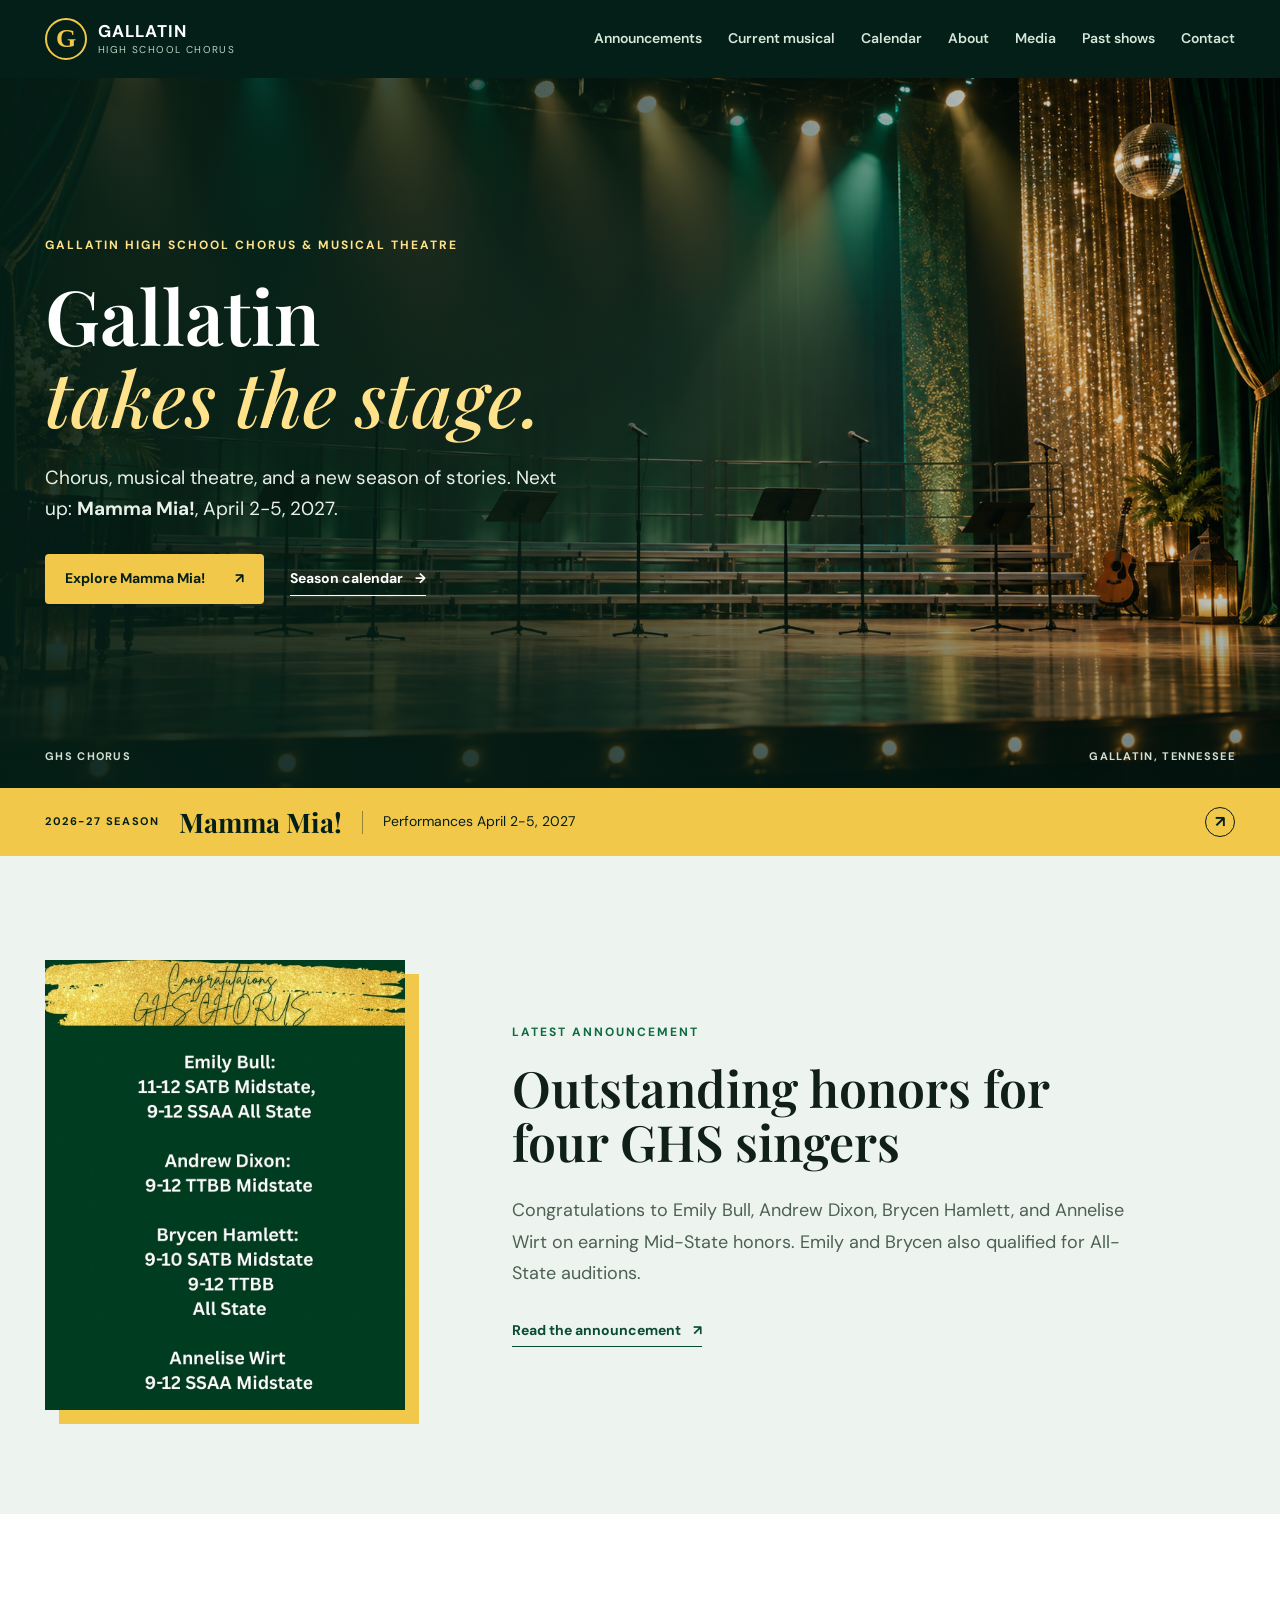
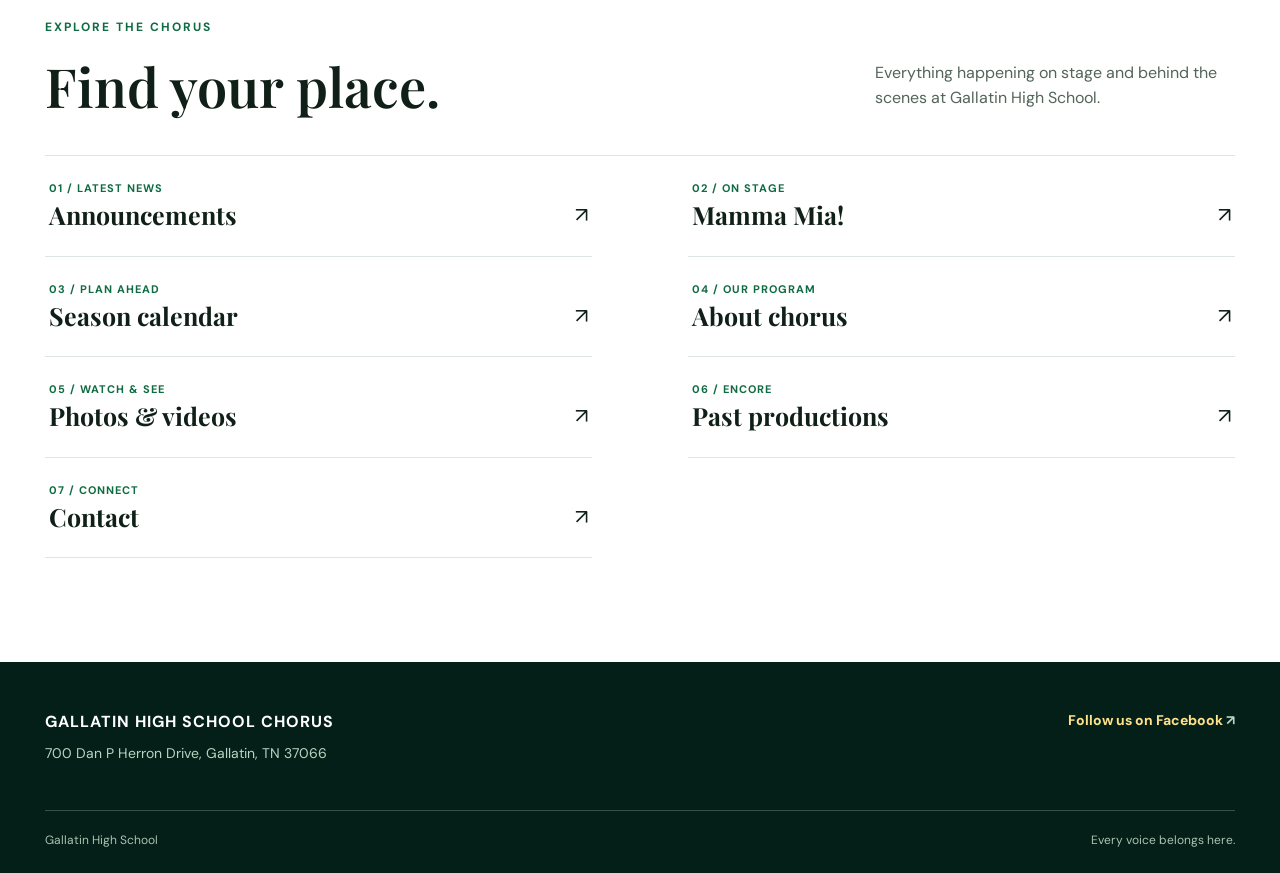
<file: index.html>
<!doctype html>
<html lang="en">
<head>
  <meta charset="utf-8">
  <meta name="viewport" content="width=device-width, initial-scale=1">
  <meta name="theme-color" content="#073426">
  <meta name="description" content="Gallatin High School Chorus and Musical Theatre. Discover the current musical, season calendar, and more.">
  <title>Gallatin High School Chorus | Home</title>
  <link rel="icon" type="image/svg+xml" href="assets/favicon.svg">
  <link rel="stylesheet" href="assets/styles.css">
</head>
<body>
  <a class="skip-link" href="#main">Skip to content</a>
  <header class="site-header">
    <div class="header-inner wrap">
      <a class="brand" href="index.html" aria-label="Gallatin High School Chorus, home"><span class="brand-mark" aria-hidden="true">G</span><span class="brand-copy"><strong>GALLATIN</strong><span>HIGH SCHOOL CHORUS</span></span></a>
      <button class="menu-toggle" type="button" aria-expanded="false" aria-controls="site-nav" aria-label="Open menu"><span></span><span></span><span></span></button>
      <nav class="site-nav" id="site-nav" aria-label="Main navigation">
        <a href="announcements.html">Announcements</a><a href="musical.html">Current musical</a><a href="calendar.html">Calendar</a><a href="about.html">About</a><a href="media.html">Media</a><a href="productions.html">Past shows</a><a href="contact.html">Contact</a>
      </nav>
    </div>
  </header>
  <main id="main">
    <section class="hero" aria-labelledby="hero-title">
      <div class="hero-image" aria-hidden="true"></div><div class="hero-shade" aria-hidden="true"></div>
      <div class="hero-content wrap">
        <p class="eyebrow light">Gallatin High School Chorus & Musical Theatre</p>
        <h1 id="hero-title">Gallatin<br><em>takes the stage.</em></h1>
        <p class="hero-intro">Chorus, musical theatre, and a new season of stories. Next up: <strong>Mamma Mia!</strong>, April 2-5, 2027.</p>
        <div class="hero-actions"><a class="button button-gold" href="musical.html">Explore Mamma Mia! <span aria-hidden="true">↗</span></a><a class="text-link light-link" href="calendar.html">Season calendar <span aria-hidden="true">→</span></a></div>
      </div>
      <div class="hero-caption wrap"><span>GHS CHORUS</span><span>GALLATIN, TENNESSEE</span></div>
    </section>
    <section class="season-band" aria-label="This season"><div class="wrap season-inner"><span class="season-label">2026-27 season</span><strong>Mamma Mia!</strong><span class="season-divider" aria-hidden="true"></span><span>Performances April 2-5, 2027</span><a href="musical.html" aria-label="Learn about Mamma Mia!">↗</a></div></section>
    <section class="section home-announcement" aria-labelledby="latest-announcement-title">
      <div class="wrap home-announcement-grid">
        <a class="home-announcement-image" href="announcements.html" aria-label="Read the Mid-State and All-State honors announcement"><img src="assets/photos/midstate-allstate-honors-2026.png" alt="Congratulations graphic for four GHS Chorus students earning Mid-State and All-State honors" width="1024" height="1280"></a>
        <div class="home-announcement-copy"><p class="eyebrow">Latest announcement</p><h2 id="latest-announcement-title">Outstanding honors for four GHS singers</h2><p>Congratulations to Emily Bull, Andrew Dixon, Brycen Hamlett, and Annelise Wirt on earning Mid-State honors. Emily and Brycen also qualified for All-State auditions.</p><a class="text-link" href="announcements.html">Read the announcement <span aria-hidden="true">↗</span></a></div>
      </div>
    </section>
    <section class="section home-explore" aria-labelledby="explore-title">
      <div class="wrap">
        <div class="section-topline"><div><p class="eyebrow">Explore the chorus</p><h2 id="explore-title">Find your place.</h2></div><p>Everything happening on stage and behind the scenes at Gallatin High School.</p></div>
        <div class="home-links">
          <a href="announcements.html"><span>01 / Latest news</span><strong>Announcements</strong><span aria-hidden="true">↗</span></a>
          <a href="musical.html"><span>02 / On stage</span><strong>Mamma Mia!</strong><span aria-hidden="true">↗</span></a>
          <a href="calendar.html"><span>03 / Plan ahead</span><strong>Season calendar</strong><span aria-hidden="true">↗</span></a>
          <a href="about.html"><span>04 / Our program</span><strong>About chorus</strong><span aria-hidden="true">↗</span></a>
          <a href="media.html"><span>05 / Watch & see</span><strong>Photos & videos</strong><span aria-hidden="true">↗</span></a>
          <a href="productions.html"><span>06 / Encore</span><strong>Past productions</strong><span aria-hidden="true">↗</span></a>
          <a href="contact.html"><span>07 / Connect</span><strong>Contact</strong><span aria-hidden="true">↗</span></a>
        </div>
      </div>
    </section>
  </main>
  <footer class="site-footer"><div class="wrap footer-main"><div><strong>GALLATIN HIGH SCHOOL CHORUS</strong><span>700 Dan P Herron Drive, Gallatin, TN 37066</span></div><a href="https://www.facebook.com/gallatinhschorus" target="_blank" rel="noopener noreferrer">Follow us on Facebook <span aria-hidden="true">↗</span></a></div><div class="wrap footer-bottom"><span>Gallatin High School</span><span>Every voice belongs here.</span></div></footer>
  <script src="assets/site.js" defer></script>
</body>
</html>
</file>
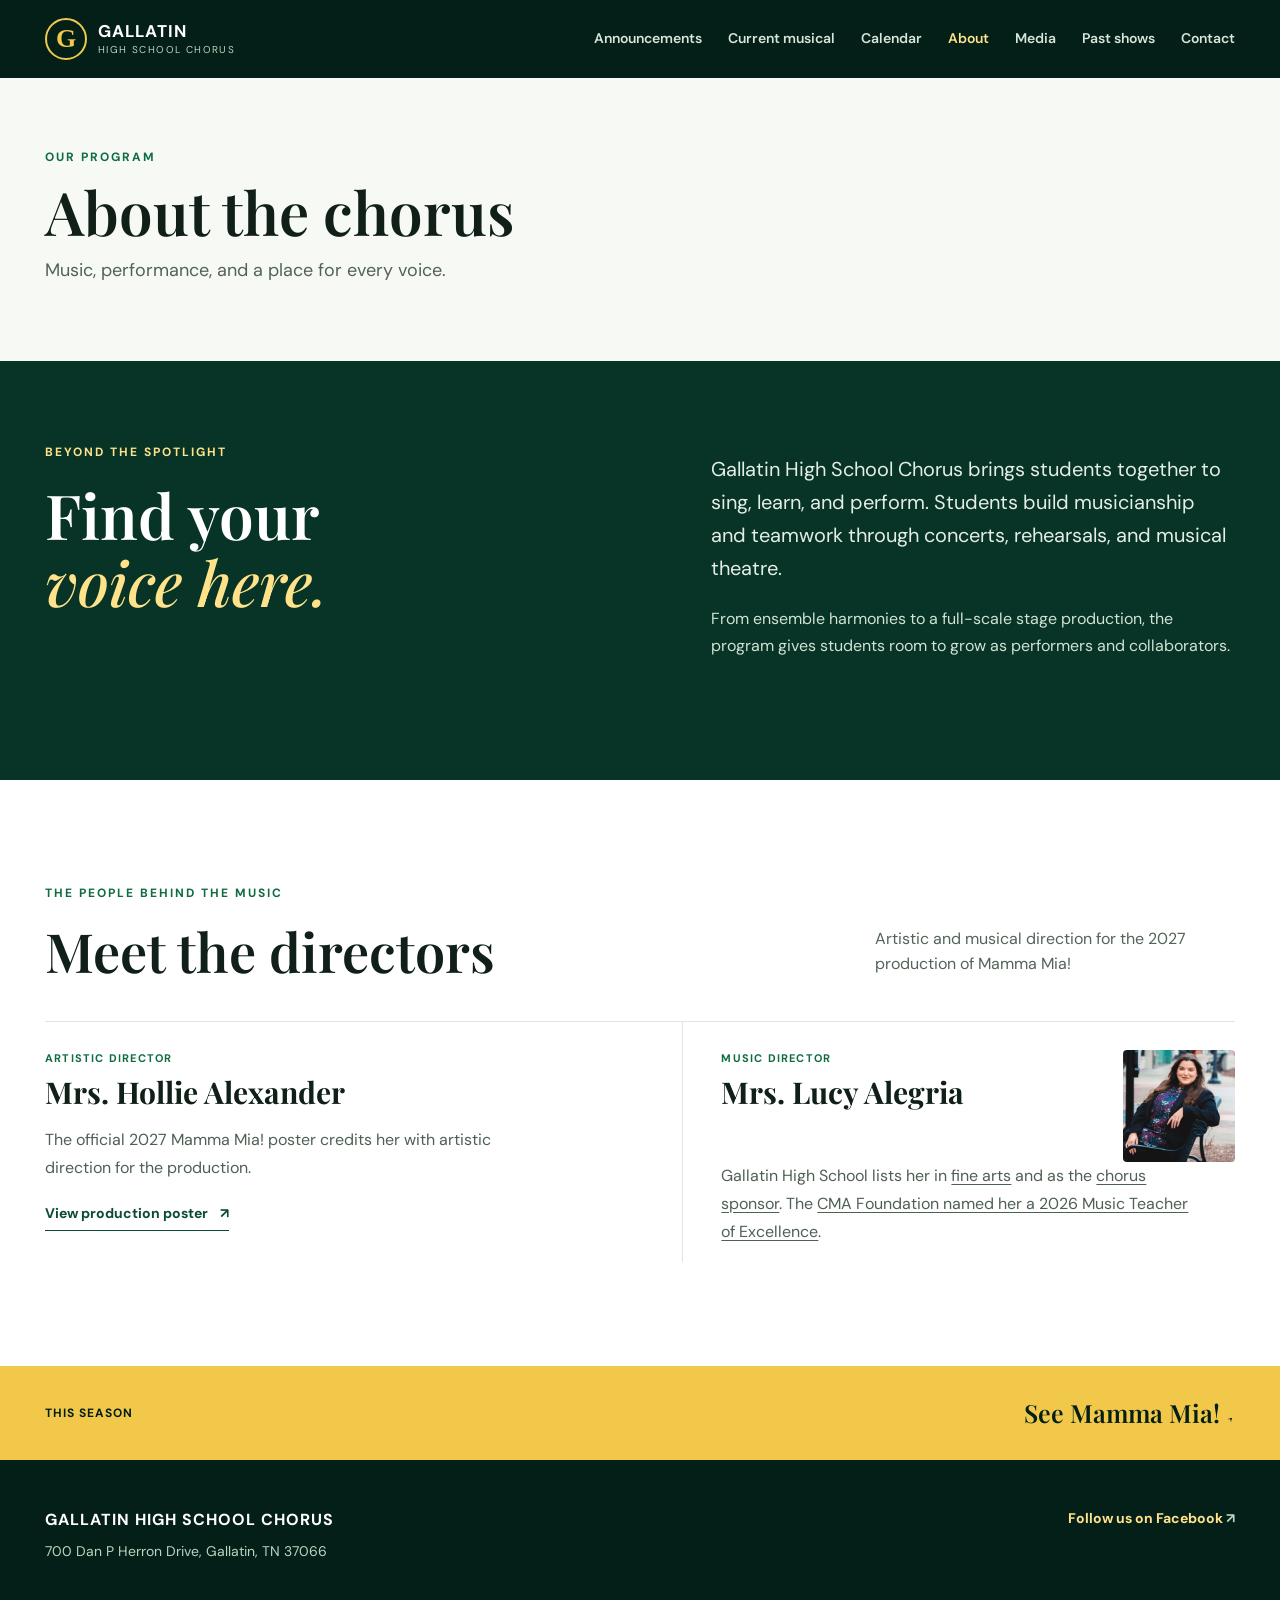
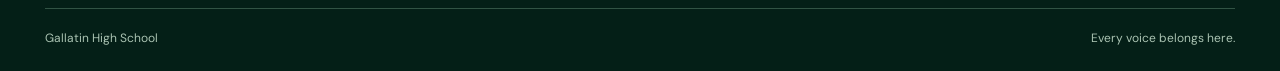
<file: about.html>
<!doctype html>
<html lang="en">
<head>
  <meta charset="utf-8"><meta name="viewport" content="width=device-width, initial-scale=1"><meta name="theme-color" content="#073426">
  <meta name="description" content="Meet Gallatin High School Chorus and its directors.">
  <title>About the Chorus | Gallatin High School Chorus</title>
  <link rel="icon" type="image/svg+xml" href="assets/favicon.svg">
  <link rel="stylesheet" href="assets/styles.css">
</head>
<body>
  <a class="skip-link" href="#main">Skip to content</a>
  <header class="site-header"><div class="header-inner wrap">
    <a class="brand" href="index.html" aria-label="Gallatin High School Chorus, home"><span class="brand-mark" aria-hidden="true">G</span><span class="brand-copy"><strong>GALLATIN</strong><span>HIGH SCHOOL CHORUS</span></span></a>
    <button class="menu-toggle" type="button" aria-expanded="false" aria-controls="site-nav" aria-label="Open menu"><span></span><span></span><span></span></button>
    <nav class="site-nav" id="site-nav" aria-label="Main navigation"><a href="announcements.html">Announcements</a><a href="musical.html">Current musical</a><a href="calendar.html">Calendar</a><a href="about.html" aria-current="page">About</a><a href="media.html">Media</a><a href="productions.html">Past shows</a><a href="contact.html">Contact</a></nav>
  </div></header>
  <main id="main">
    <section class="page-intro wrap" aria-labelledby="page-title"><p class="eyebrow">Our program</p><h1 id="page-title">About the chorus</h1><p>Music, performance, and a place for every voice.</p></section>
    <section class="section about-section" aria-labelledby="about-title">
      <div class="wrap about-grid">
        <div><p class="eyebrow">Beyond the spotlight</p><h2 id="about-title">Find your<br><em>voice here.</em></h2></div>
        <div class="about-copy"><p>Gallatin High School Chorus brings students together to sing, learn, and perform. Students build musicianship and teamwork through concerts, rehearsals, and musical theatre.</p><p>From ensemble harmonies to a full-scale stage production, the program gives students room to grow as performers and collaborators.</p></div>
      </div>
    </section>
    <section class="section leadership-section" aria-labelledby="leadership-title"><div class="wrap">
      <div class="section-topline"><div><p class="eyebrow">The people behind the music</p><h2 id="leadership-title">Meet the directors</h2></div><p>Artistic and musical direction for the 2027 production of Mamma Mia!</p></div>
      <div class="leadership-grid">
        <article class="leader-profile">
          <p class="leader-role">Artistic director</p>
          <h3>Mrs. Hollie Alexander</h3>
          <p>The official 2027 Mamma Mia! poster credits her with artistic direction for the production.</p>
          <a class="text-link" href="musical.html">View production poster <span aria-hidden="true">↗</span></a>
        </article>
        <article class="leader-profile">
          <div class="leader-heading"><div><p class="leader-role">Music director</p><h3>Mrs. Lucy Alegria</h3></div><img src="assets/photos/lucy-alegria.jpg" alt="Portrait of Mrs. Lucy Alegria" width="1320" height="1320" loading="lazy"></div>
          <p>Gallatin High School lists her in <a href="https://ghs.sumnerschools.org/site-directory?const_page=11" target="_blank" rel="noopener noreferrer">fine arts</a> and as the <a href="https://ghs.sumnerschools.org/student-life/clubs-and-organizations" target="_blank" rel="noopener noreferrer">chorus sponsor</a>. The <a href="https://www.cmaworld.com/cma-proudly-shares-its-2026-cma-foundation-music-teachers-of-excellence/" target="_blank" rel="noopener noreferrer">CMA Foundation named her a 2026 Music Teacher of Excellence</a>.</p>
        </article>
      </div>
    </div></section>
    <section class="page-next"><div class="wrap"><span>This season</span><a href="musical.html">See Mamma Mia! <span aria-hidden="true">↗</span></a></div></section>
  </main>
  <footer class="site-footer"><div class="wrap footer-main"><div><strong>GALLATIN HIGH SCHOOL CHORUS</strong><span>700 Dan P Herron Drive, Gallatin, TN 37066</span></div><a href="https://www.facebook.com/gallatinhschorus" target="_blank" rel="noopener noreferrer">Follow us on Facebook <span aria-hidden="true">↗</span></a></div><div class="wrap footer-bottom"><span>Gallatin High School</span><span>Every voice belongs here.</span></div></footer>
  <script src="assets/site.js" defer></script>
</body>
</html>
</file>
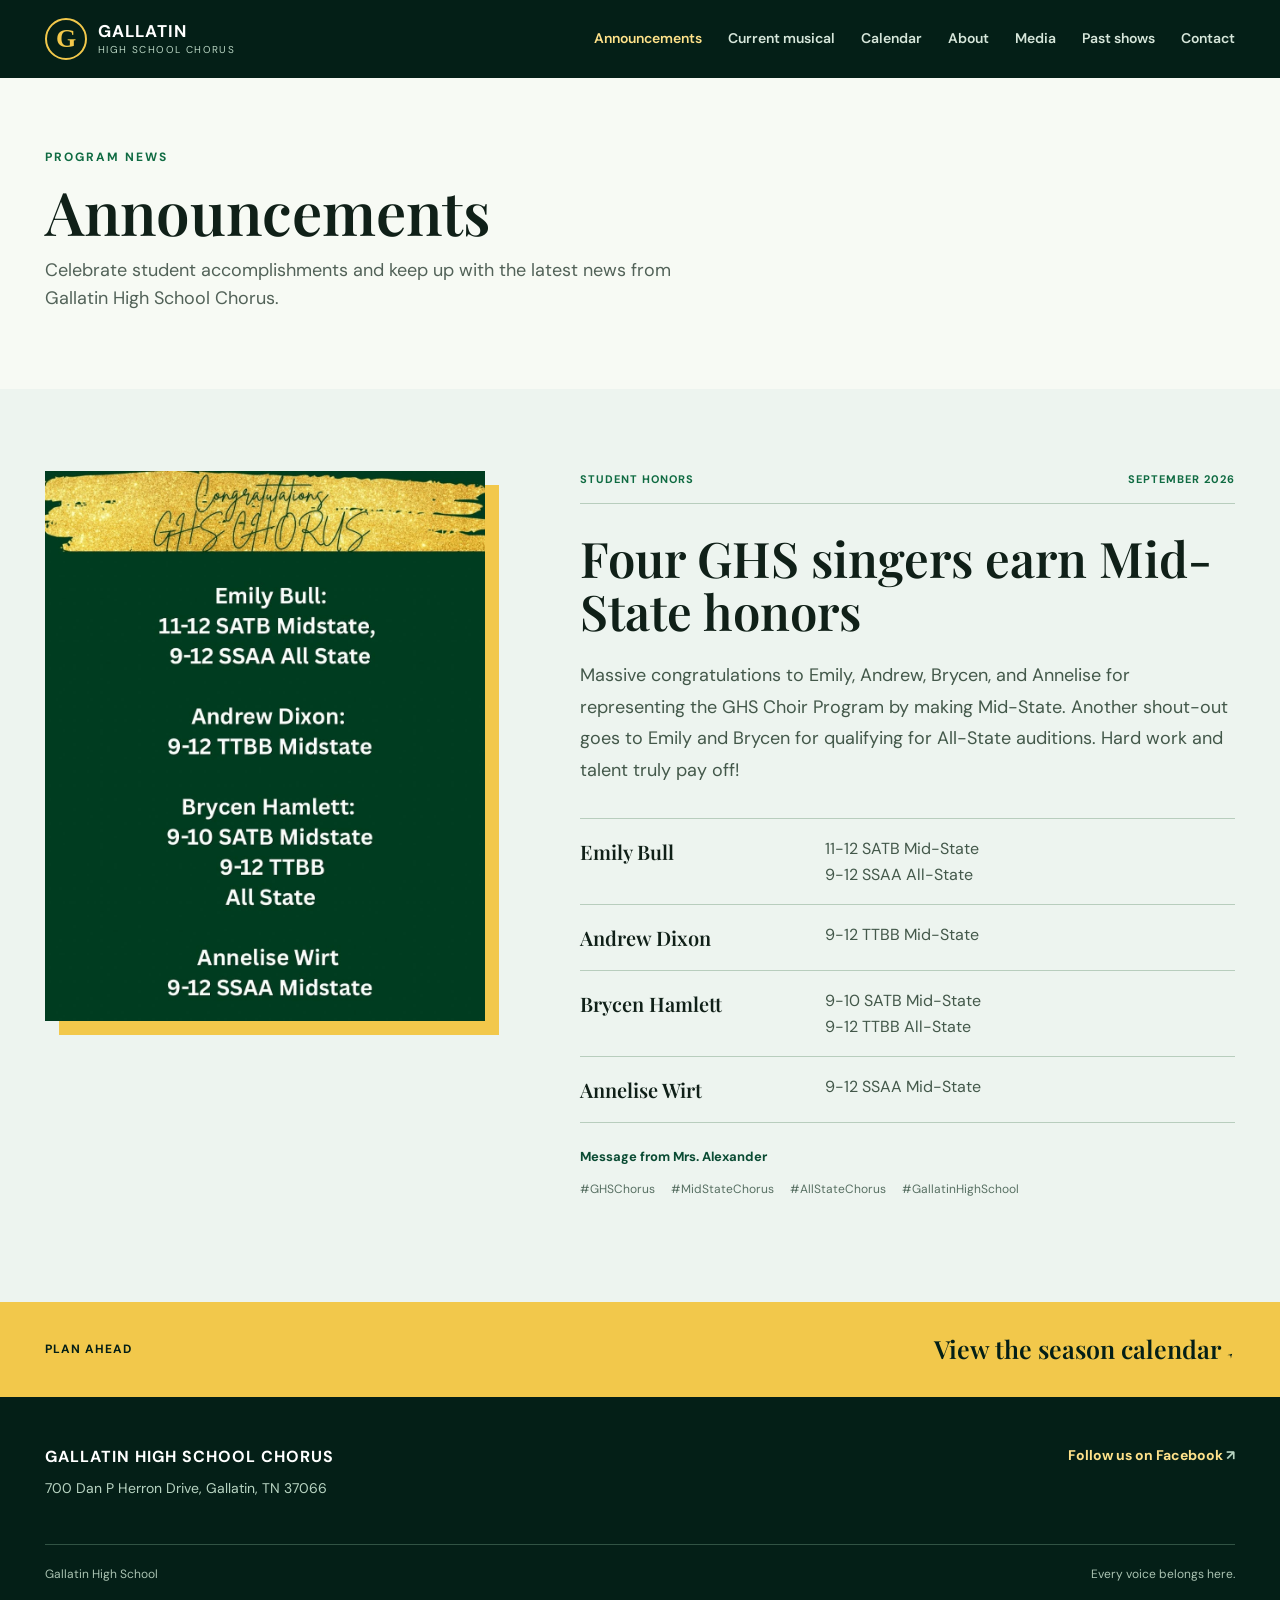
<file: announcements.html>
<!doctype html>
<html lang="en">
<head>
  <meta charset="utf-8"><meta name="viewport" content="width=device-width, initial-scale=1"><meta name="theme-color" content="#073426">
  <meta name="description" content="Announcements, student honors, and program news from Gallatin High School Chorus.">
  <title>Announcements | Gallatin High School Chorus</title>
  <link rel="icon" type="image/svg+xml" href="assets/favicon.svg">
  <link rel="stylesheet" href="assets/styles.css">
</head>
<body>
  <a class="skip-link" href="#main">Skip to content</a>
  <header class="site-header"><div class="header-inner wrap">
    <a class="brand" href="index.html" aria-label="Gallatin High School Chorus, home"><span class="brand-mark" aria-hidden="true">G</span><span class="brand-copy"><strong>GALLATIN</strong><span>HIGH SCHOOL CHORUS</span></span></a>
    <button class="menu-toggle" type="button" aria-expanded="false" aria-controls="site-nav" aria-label="Open menu"><span></span><span></span><span></span></button>
    <nav class="site-nav" id="site-nav" aria-label="Main navigation"><a href="announcements.html" aria-current="page">Announcements</a><a href="musical.html">Current musical</a><a href="calendar.html">Calendar</a><a href="about.html">About</a><a href="media.html">Media</a><a href="productions.html">Past shows</a><a href="contact.html">Contact</a></nav>
  </div></header>
  <main id="main">
    <section class="page-intro wrap" aria-labelledby="page-title"><p class="eyebrow">Program news</p><h1 id="page-title">Announcements</h1><p>Celebrate student accomplishments and keep up with the latest news from Gallatin High School Chorus.</p></section>
    <section class="section announcements-section" aria-labelledby="honors-title">
      <article class="wrap announcement-feature">
        <figure class="announcement-art"><img src="assets/photos/midstate-allstate-honors-2026.png" alt="Congratulations graphic listing Mid-State and All-State honors for Emily Bull, Andrew Dixon, Brycen Hamlett, and Annelise Wirt" width="1024" height="1280"></figure>
        <div class="announcement-copy">
          <div class="announcement-meta"><span>Student honors</span><time datetime="2026-09">September 2026</time></div>
          <h2 id="honors-title">Four GHS singers earn Mid-State honors</h2>
          <p class="announcement-lead">Massive congratulations to Emily, Andrew, Brycen, and Annelise for representing the GHS Choir Program by making Mid-State. Another shout-out goes to Emily and Brycen for qualifying for All-State auditions. Hard work and talent truly pay off!</p>
          <dl class="honors-list">
            <div><dt>Emily Bull</dt><dd>11-12 SATB Mid-State<br>9-12 SSAA All-State</dd></div>
            <div><dt>Andrew Dixon</dt><dd>9-12 TTBB Mid-State</dd></div>
            <div><dt>Brycen Hamlett</dt><dd>9-10 SATB Mid-State<br>9-12 TTBB All-State</dd></div>
            <div><dt>Annelise Wirt</dt><dd>9-12 SSAA Mid-State</dd></div>
          </dl>
          <p class="announcement-credit">Message from Mrs. Alexander</p>
          <div class="announcement-tags" aria-label="Topics"><span>#GHSChorus</span><span>#MidStateChorus</span><span>#AllStateChorus</span><span>#GallatinHighSchool</span></div>
        </div>
      </article>
    </section>
    <section class="page-next"><div class="wrap"><span>Plan ahead</span><a href="calendar.html">View the season calendar <span aria-hidden="true">↗</span></a></div></section>
  </main>
  <footer class="site-footer"><div class="wrap footer-main"><div><strong>GALLATIN HIGH SCHOOL CHORUS</strong><span>700 Dan P Herron Drive, Gallatin, TN 37066</span></div><a href="https://www.facebook.com/gallatinhschorus" target="_blank" rel="noopener noreferrer">Follow us on Facebook <span aria-hidden="true">↗</span></a></div><div class="wrap footer-bottom"><span>Gallatin High School</span><span>Every voice belongs here.</span></div></footer>
  <script src="assets/site.js" defer></script>
</body>
</html>
</file>
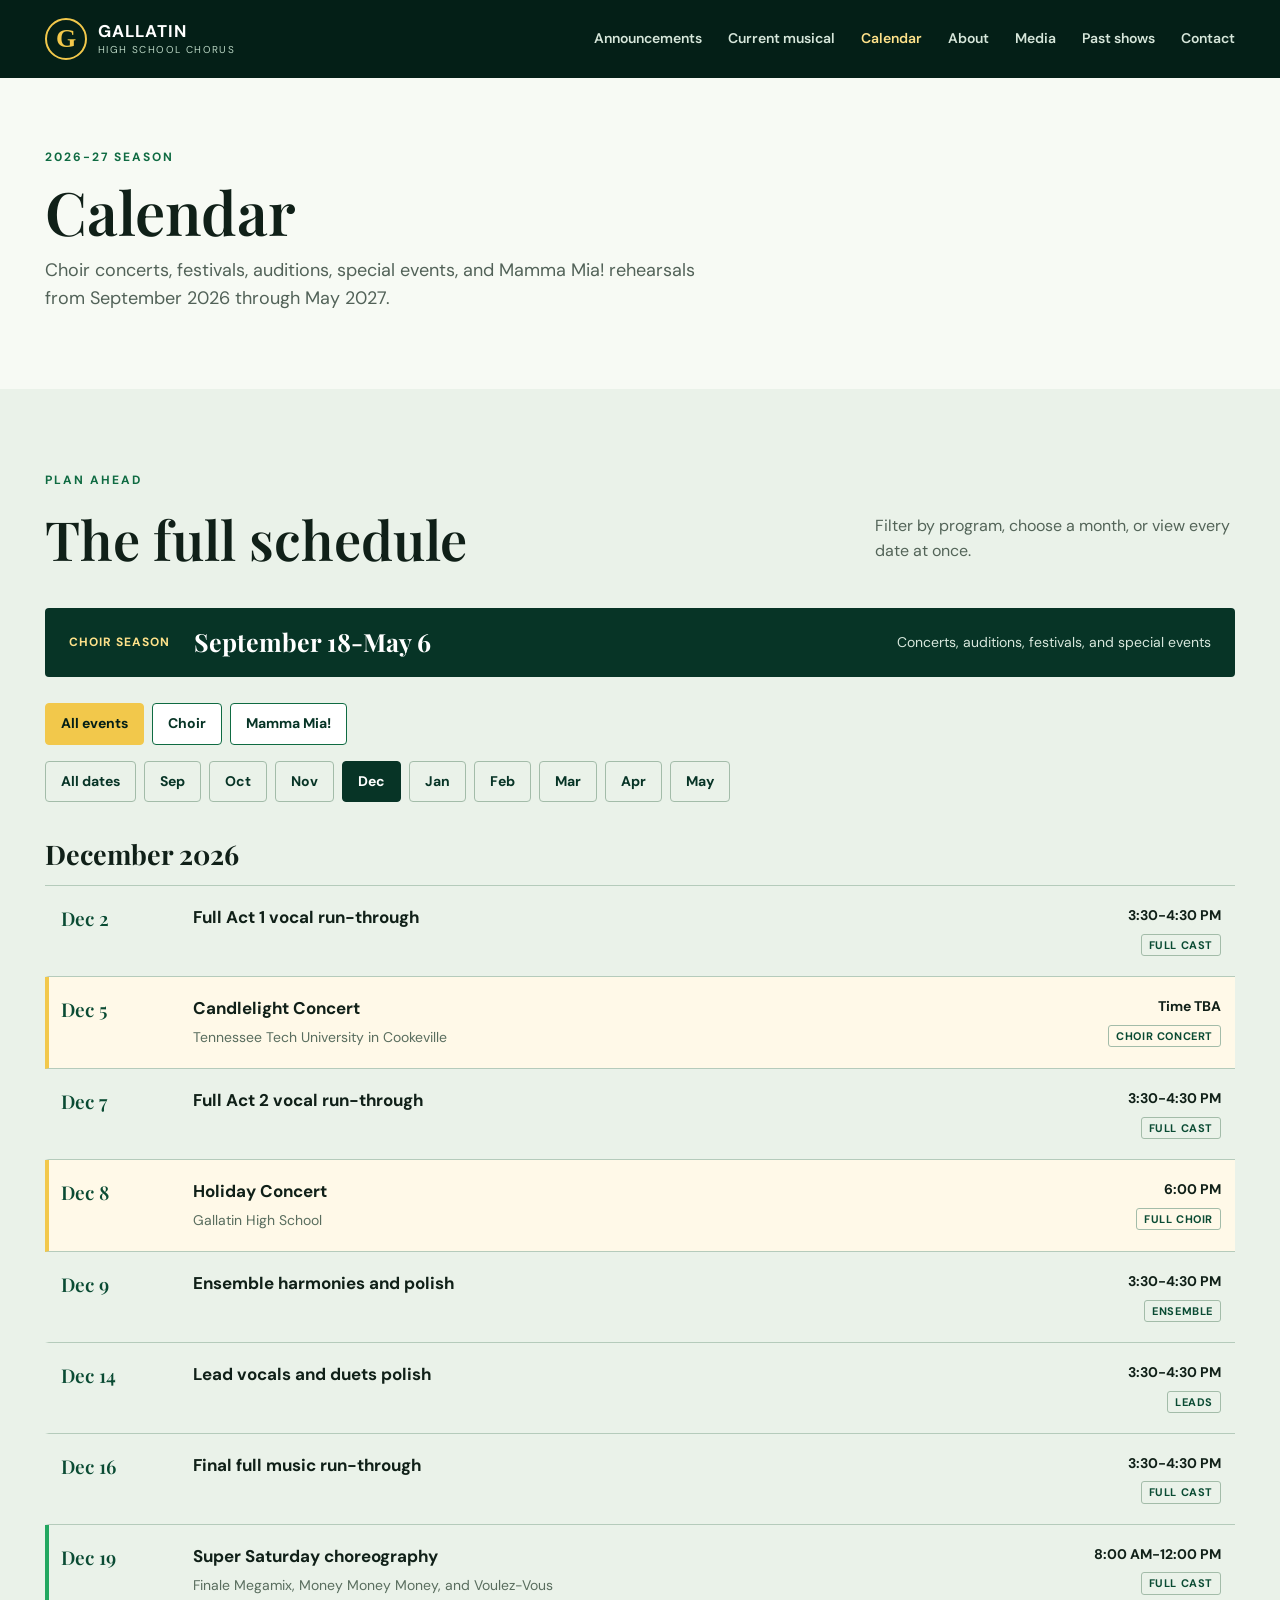
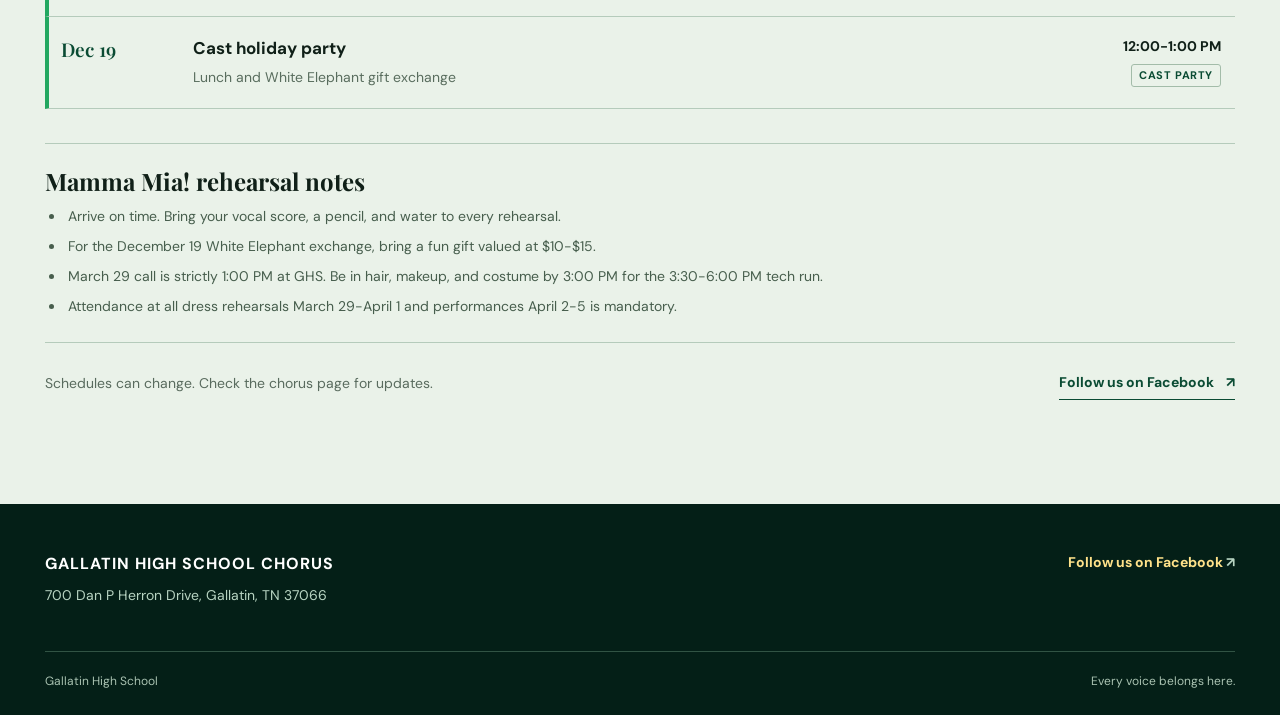
<file: calendar.html>
<!doctype html>
<html lang="en">
<head>
  <meta charset="utf-8"><meta name="viewport" content="width=device-width, initial-scale=1"><meta name="theme-color" content="#073426">
  <meta name="description" content="The 2026-27 concert, event, rehearsal, and performance calendar for Gallatin High School Chorus.">
  <title>Season Calendar | Gallatin High School Chorus</title>
  <link rel="icon" type="image/svg+xml" href="assets/favicon.svg">
  <link rel="stylesheet" href="assets/styles.css">
</head>
<body>
  <a class="skip-link" href="#main">Skip to content</a>
  <header class="site-header"><div class="header-inner wrap">
    <a class="brand" href="index.html" aria-label="Gallatin High School Chorus, home"><span class="brand-mark" aria-hidden="true">G</span><span class="brand-copy"><strong>GALLATIN</strong><span>HIGH SCHOOL CHORUS</span></span></a>
    <button class="menu-toggle" type="button" aria-expanded="false" aria-controls="site-nav" aria-label="Open menu"><span></span><span></span><span></span></button>
    <nav class="site-nav" id="site-nav" aria-label="Main navigation"><a href="announcements.html">Announcements</a><a href="musical.html">Current musical</a><a href="calendar.html" aria-current="page">Calendar</a><a href="about.html">About</a><a href="media.html">Media</a><a href="productions.html">Past shows</a><a href="contact.html">Contact</a></nav>
  </div></header>
  <main id="main">
    <section class="page-intro wrap" aria-labelledby="page-title"><p class="eyebrow">2026-27 season</p><h1 id="page-title">Calendar</h1><p>Choir concerts, festivals, auditions, special events, and Mamma Mia! rehearsals from September 2026 through May 2027.</p></section>
    <section class="section calendar-section" aria-labelledby="calendar-title">
      <div class="wrap">
        <div class="section-topline"><div><p class="eyebrow">Plan ahead</p><h2 id="calendar-title">The full schedule</h2></div><p>Filter by program, choose a month, or view every date at once.</p></div>
        <div class="schedule-feature" aria-label="Choir season dates"><span>Choir season</span><strong>September 18-May 6</strong><span>Concerts, auditions, festivals, and special events</span></div>
        <div class="schedule-filters" id="schedule-filters" role="group" aria-label="Filter calendar by program">
          <button type="button" class="schedule-filter" data-track="all" aria-pressed="true">All events</button>
          <button type="button" class="schedule-filter" data-track="choir" aria-pressed="false">Choir</button>
          <button type="button" class="schedule-filter" data-track="musical" aria-pressed="false">Mamma Mia!</button>
        </div>
        <div class="schedule-controls" id="schedule-months" role="group" aria-label="Choose schedule month"></div>
        <div id="schedule-view" aria-live="polite"></div>
        <aside class="schedule-notes" aria-labelledby="schedule-notes-title"><h3 id="schedule-notes-title">Mamma Mia! rehearsal notes</h3><ul>
          <li>Arrive on time. Bring your vocal score, a pencil, and water to every rehearsal.</li>
          <li>For the December 19 White Elephant exchange, bring a fun gift valued at $10-$15.</li>
          <li>March 29 call is strictly 1:00 PM at GHS. Be in hair, makeup, and costume by 3:00 PM for the 3:30-6:00 PM tech run.</li>
          <li>Attendance at all dress rehearsals March 29-April 1 and performances April 2-5 is mandatory.</li>
        </ul></aside>
        <div class="calendar-footer"><span>Schedules can change. Check the chorus page for updates.</span><a class="text-link" href="https://www.facebook.com/gallatinhschorus" target="_blank" rel="noopener noreferrer">Follow us on Facebook <span aria-hidden="true">↗</span></a></div>
      </div>
    </section>
  </main>
  <footer class="site-footer"><div class="wrap footer-main"><div><strong>GALLATIN HIGH SCHOOL CHORUS</strong><span>700 Dan P Herron Drive, Gallatin, TN 37066</span></div><a href="https://www.facebook.com/gallatinhschorus" target="_blank" rel="noopener noreferrer">Follow us on Facebook <span aria-hidden="true">↗</span></a></div><div class="wrap footer-bottom"><span>Gallatin High School</span><span>Every voice belongs here.</span></div></footer>
  <script src="assets/site.js" defer></script>
</body>
</html>
</file>
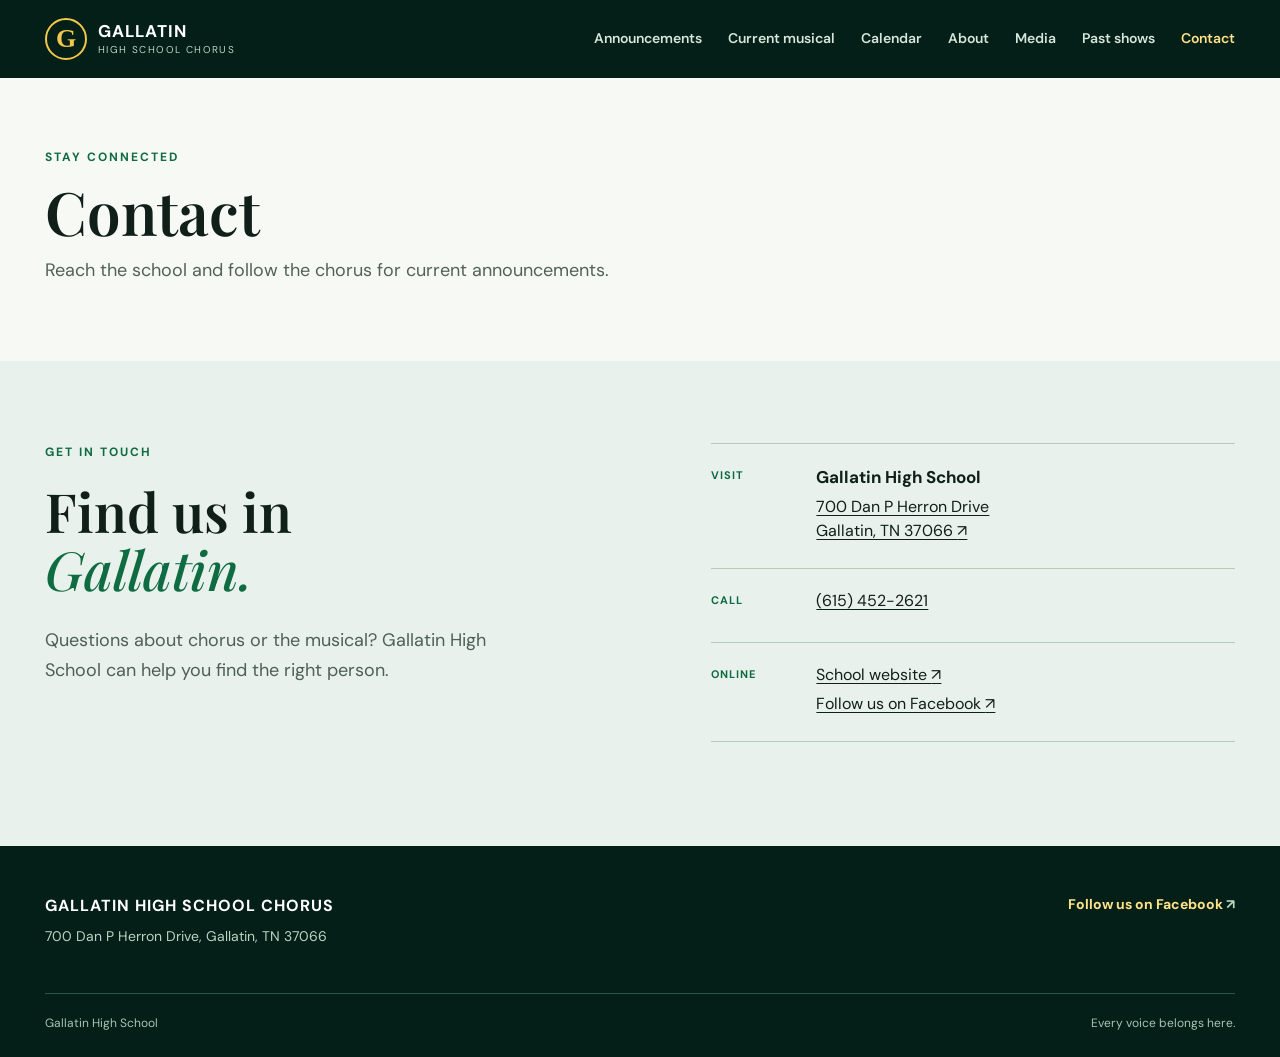
<file: contact.html>
<!doctype html>
<html lang="en">
<head>
  <meta charset="utf-8"><meta name="viewport" content="width=device-width, initial-scale=1"><meta name="theme-color" content="#073426">
  <meta name="description" content="Contact Gallatin High School Chorus and find the school.">
  <title>Contact | Gallatin High School Chorus</title>
  <link rel="icon" type="image/svg+xml" href="assets/favicon.svg">
  <link rel="stylesheet" href="assets/styles.css">
</head>
<body>
  <a class="skip-link" href="#main">Skip to content</a>
  <header class="site-header"><div class="header-inner wrap">
    <a class="brand" href="index.html" aria-label="Gallatin High School Chorus, home"><span class="brand-mark" aria-hidden="true">G</span><span class="brand-copy"><strong>GALLATIN</strong><span>HIGH SCHOOL CHORUS</span></span></a>
    <button class="menu-toggle" type="button" aria-expanded="false" aria-controls="site-nav" aria-label="Open menu"><span></span><span></span><span></span></button>
    <nav class="site-nav" id="site-nav" aria-label="Main navigation"><a href="announcements.html">Announcements</a><a href="musical.html">Current musical</a><a href="calendar.html">Calendar</a><a href="about.html">About</a><a href="media.html">Media</a><a href="productions.html">Past shows</a><a href="contact.html" aria-current="page">Contact</a></nav>
  </div></header>
  <main id="main">
    <section class="page-intro wrap" aria-labelledby="page-title"><p class="eyebrow">Stay connected</p><h1 id="page-title">Contact</h1><p>Reach the school and follow the chorus for current announcements.</p></section>
    <section class="section contact-section" aria-labelledby="contact-title"><div class="wrap contact-grid">
      <div><p class="eyebrow">Get in touch</p><h2 id="contact-title">Find us in<br><em>Gallatin.</em></h2><p>Questions about chorus or the musical? Gallatin High School can help you find the right person.</p></div>
      <div class="contact-details"><div><span>Visit</span><strong>Gallatin High School</strong><a href="https://maps.google.com/?q=700+Dan+P+Herron+Drive+Gallatin+TN+37066" target="_blank" rel="noopener noreferrer">700 Dan P Herron Drive<br>Gallatin, TN 37066 <span aria-hidden="true">↗</span></a></div><div><span>Call</span><a href="tel:+16154522621">(615) 452-2621</a></div><div><span>Online</span><a href="https://ghs.sumnerschools.org/" target="_blank" rel="noopener noreferrer">School website <span aria-hidden="true">↗</span></a><a href="https://www.facebook.com/gallatinhschorus" target="_blank" rel="noopener noreferrer">Follow us on Facebook <span aria-hidden="true">↗</span></a></div></div>
    </div></section>
  </main>
  <footer class="site-footer"><div class="wrap footer-main"><div><strong>GALLATIN HIGH SCHOOL CHORUS</strong><span>700 Dan P Herron Drive, Gallatin, TN 37066</span></div><a href="https://www.facebook.com/gallatinhschorus" target="_blank" rel="noopener noreferrer">Follow us on Facebook <span aria-hidden="true">↗</span></a></div><div class="wrap footer-bottom"><span>Gallatin High School</span><span>Every voice belongs here.</span></div></footer>
  <script src="assets/site.js" defer></script>
</body>
</html>
</file>
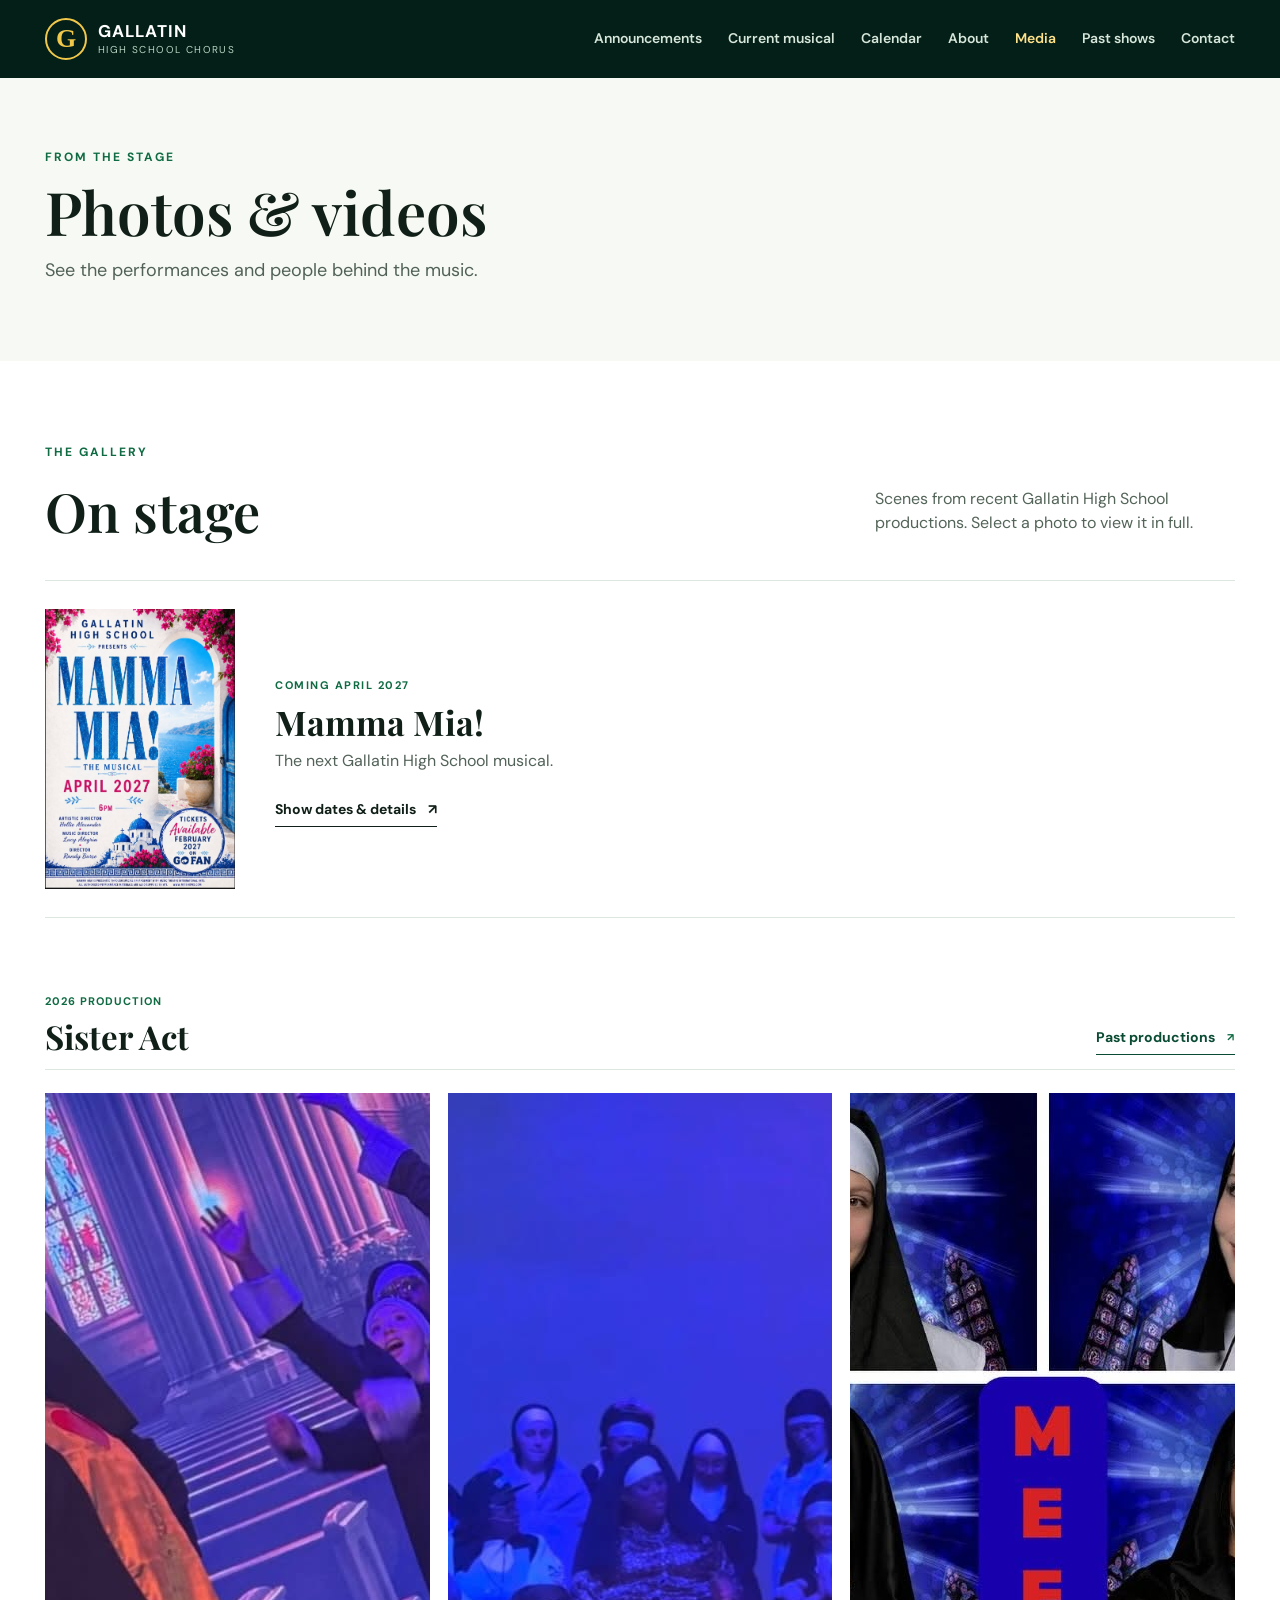
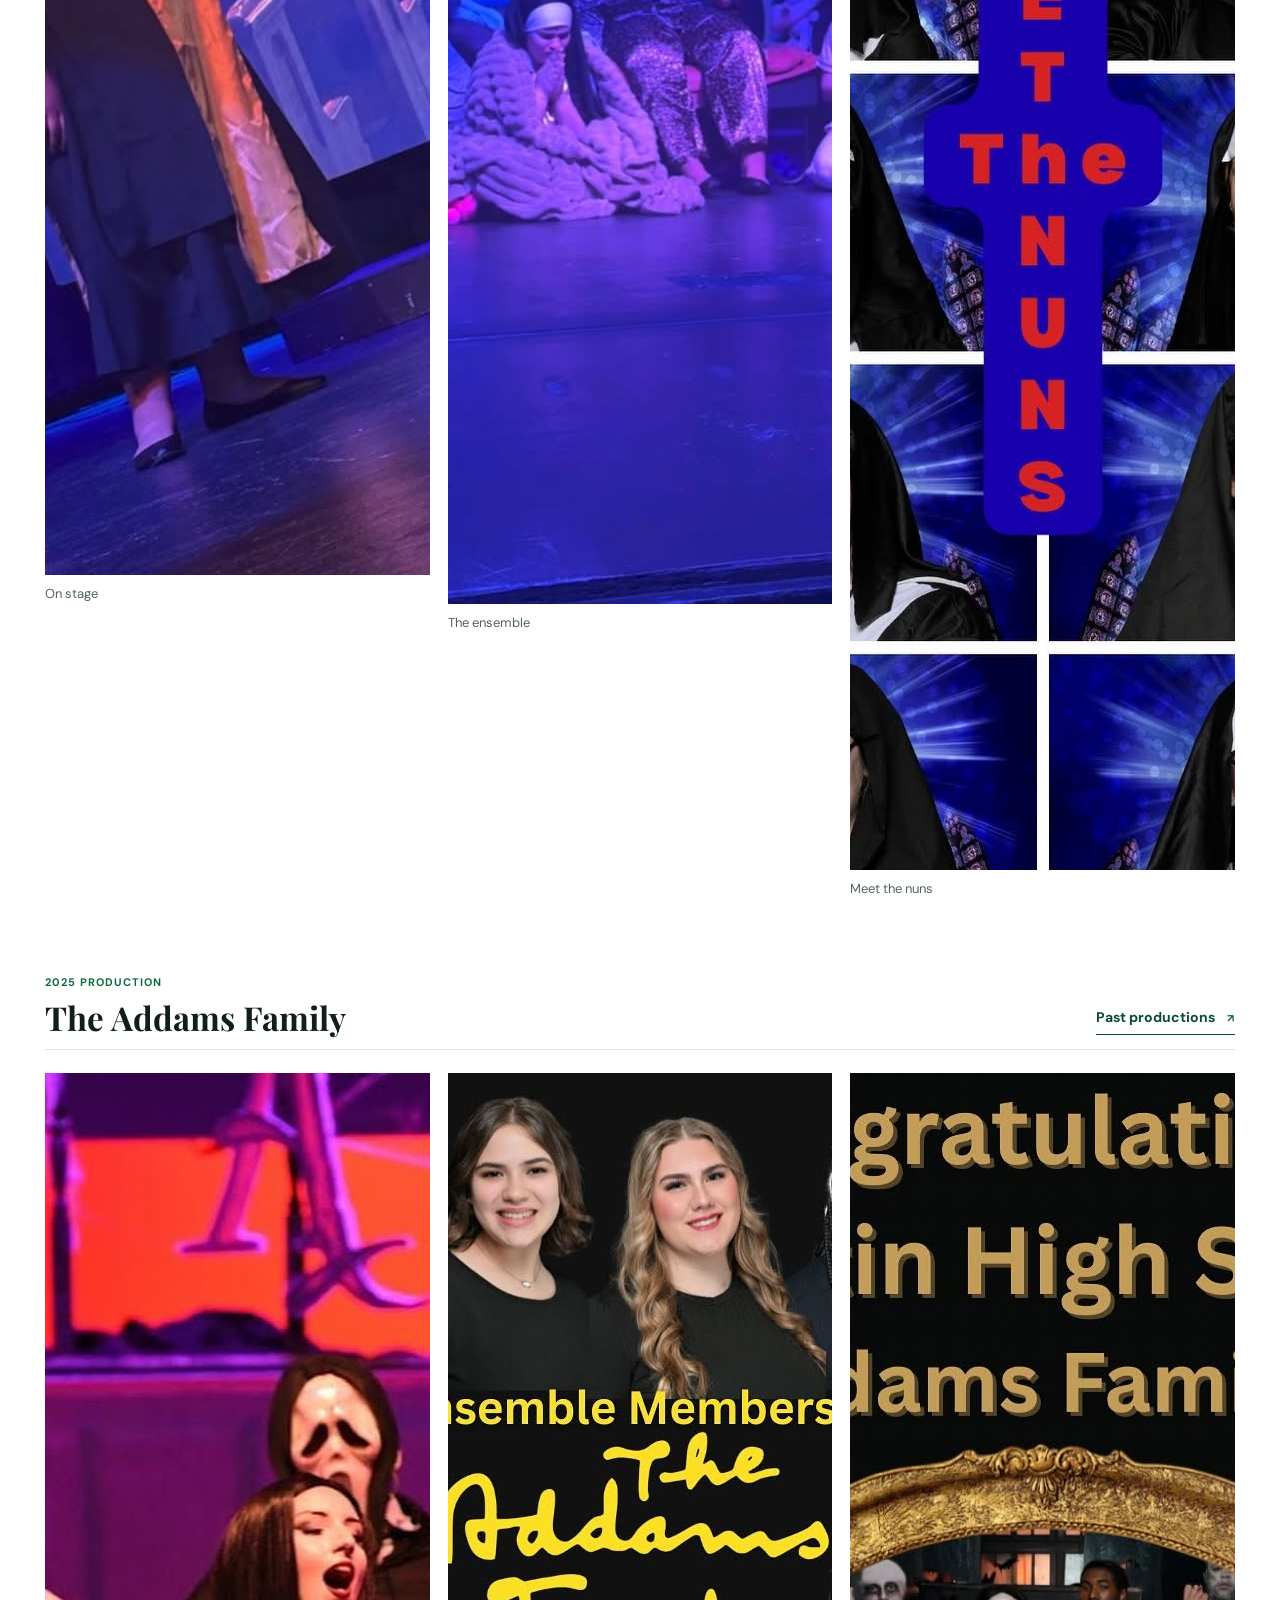
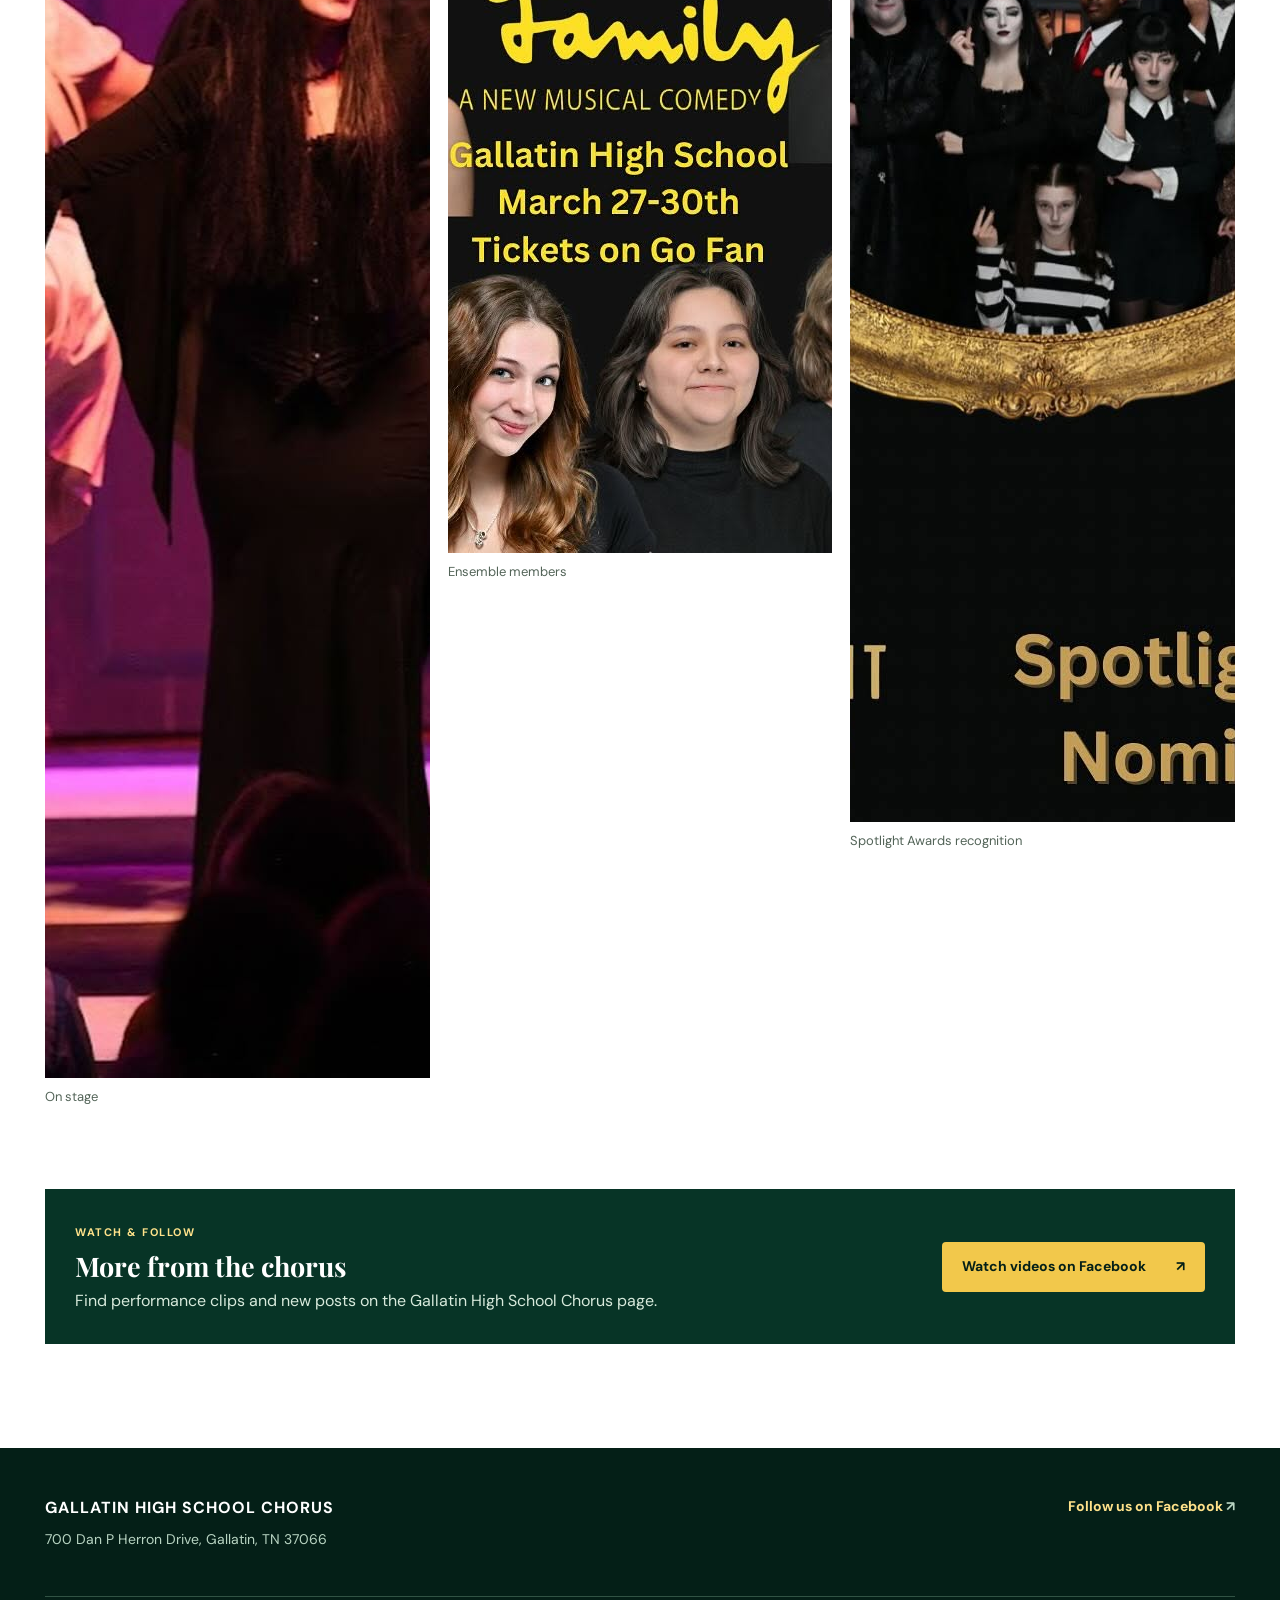
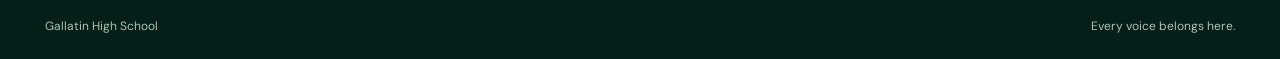
<file: media.html>
<!doctype html>
<html lang="en">
<head>
  <meta charset="utf-8"><meta name="viewport" content="width=device-width, initial-scale=1"><meta name="theme-color" content="#073426">
  <meta name="description" content="Photos and videos from Gallatin High School Chorus.">
  <title>Photos & Videos | Gallatin High School Chorus</title>
  <link rel="icon" type="image/svg+xml" href="assets/favicon.svg">
  <link rel="stylesheet" href="assets/styles.css">
</head>
<body>
  <a class="skip-link" href="#main">Skip to content</a>
  <header class="site-header"><div class="header-inner wrap">
    <a class="brand" href="index.html" aria-label="Gallatin High School Chorus, home"><span class="brand-mark" aria-hidden="true">G</span><span class="brand-copy"><strong>GALLATIN</strong><span>HIGH SCHOOL CHORUS</span></span></a>
    <button class="menu-toggle" type="button" aria-expanded="false" aria-controls="site-nav" aria-label="Open menu"><span></span><span></span><span></span></button>
    <nav class="site-nav" id="site-nav" aria-label="Main navigation"><a href="announcements.html">Announcements</a><a href="musical.html">Current musical</a><a href="calendar.html">Calendar</a><a href="about.html">About</a><a href="media.html" aria-current="page">Media</a><a href="productions.html">Past shows</a><a href="contact.html">Contact</a></nav>
  </div></header>
  <main id="main">
    <section class="page-intro wrap" aria-labelledby="page-title"><p class="eyebrow">From the stage</p><h1 id="page-title">Photos & videos</h1><p>See the performances and people behind the music.</p></section>
    <section class="section media-section" aria-labelledby="media-title"><div class="wrap">
      <div class="section-topline"><div><p class="eyebrow">The gallery</p><h2 id="media-title">On stage</h2></div><p>Scenes from recent Gallatin High School productions. Select a photo to view it in full.</p></div>
      <div class="media-preview"><img src="assets/photos/mamma-mia-2027-poster.jpg" alt="Mamma Mia! 2027 production poster" width="1320" height="1408" loading="lazy"><div><span class="media-kicker">Coming April 2027</span><h3>Mamma Mia!</h3><p>The next Gallatin High School musical.</p><a class="text-link" href="musical.html">Show dates & details <span aria-hidden="true">↗</span></a></div></div>
      <section class="gallery-group" id="sister-act" aria-labelledby="sister-gallery-title">
        <div class="gallery-heading"><div><span>2026 production</span><h3 id="sister-gallery-title">Sister Act</h3></div><a class="text-link" href="productions.html">Past productions <span aria-hidden="true">↗</span></a></div>
        <div class="photo-grid">
          <figure><a href="assets/photos/sister-act-2026-stage.jpg" target="_blank" rel="noopener noreferrer"><img src="assets/photos/sister-act-2026-stage.jpg" alt="Sister Act performers in costume on the Gallatin stage" width="827" height="1082" loading="lazy"></a><figcaption>On stage</figcaption></figure>
          <figure><a href="assets/photos/sister-act-2026-ensemble.jpg" target="_blank" rel="noopener noreferrer"><img src="assets/photos/sister-act-2026-ensemble.jpg" alt="Sister Act ensemble gathered on stage under blue lighting" width="849" height="1111" loading="lazy"></a><figcaption>The ensemble</figcaption></figure>
          <figure><a href="assets/photos/sister-act-2026-nuns.jpg" target="_blank" rel="noopener noreferrer"><img src="assets/photos/sister-act-2026-nuns.jpg" alt="Composite of Sister Act cast members in nun costumes" width="1080" height="1377" loading="lazy"></a><figcaption>Meet the nuns</figcaption></figure>
        </div>
      </section>
      <section class="gallery-group" id="addams-family" aria-labelledby="addams-gallery-title">
        <div class="gallery-heading"><div><span>2025 production</span><h3 id="addams-gallery-title">The Addams Family</h3></div><a class="text-link" href="productions.html">Past productions <span aria-hidden="true">↗</span></a></div>
        <div class="photo-grid">
          <figure><a href="assets/photos/addams-family-2025-stage.jpg" target="_blank" rel="noopener noreferrer"><img src="assets/photos/addams-family-2025-stage.jpg" alt="The Addams Family cast performing a musical number on stage" width="1284" height="1605" loading="lazy"></a><figcaption>On stage</figcaption></figure>
          <figure><a href="assets/photos/addams-family-2025-ensemble.jpg" target="_blank" rel="noopener noreferrer"><img src="assets/photos/addams-family-2025-ensemble.jpg" alt="The Addams Family ensemble cast portrait collage" width="1080" height="1080" loading="lazy"></a><figcaption>Ensemble members</figcaption></figure>
          <figure><a href="assets/photos/addams-family-2025-awards.jpg" target="_blank" rel="noopener noreferrer"><img src="assets/photos/addams-family-2025-awards.jpg" alt="The Addams Family cast recognized with thirteen Spotlight Award nominations" width="1080" height="1349" loading="lazy"></a><figcaption>Spotlight Awards recognition</figcaption></figure>
        </div>
      </section>
      <div class="video-band"><div><span class="media-kicker">Watch & follow</span><h3>More from the chorus</h3><p>Find performance clips and new posts on the Gallatin High School Chorus page.</p></div><a class="button button-gold" href="https://www.facebook.com/gallatinhschorus/videos" target="_blank" rel="noopener noreferrer">Watch videos on Facebook <span aria-hidden="true">↗</span></a></div>
    </div></section>
  </main>
  <footer class="site-footer"><div class="wrap footer-main"><div><strong>GALLATIN HIGH SCHOOL CHORUS</strong><span>700 Dan P Herron Drive, Gallatin, TN 37066</span></div><a href="https://www.facebook.com/gallatinhschorus" target="_blank" rel="noopener noreferrer">Follow us on Facebook <span aria-hidden="true">↗</span></a></div><div class="wrap footer-bottom"><span>Gallatin High School</span><span>Every voice belongs here.</span></div></footer>
  <script src="assets/site.js" defer></script>
</body>
</html>
</file>
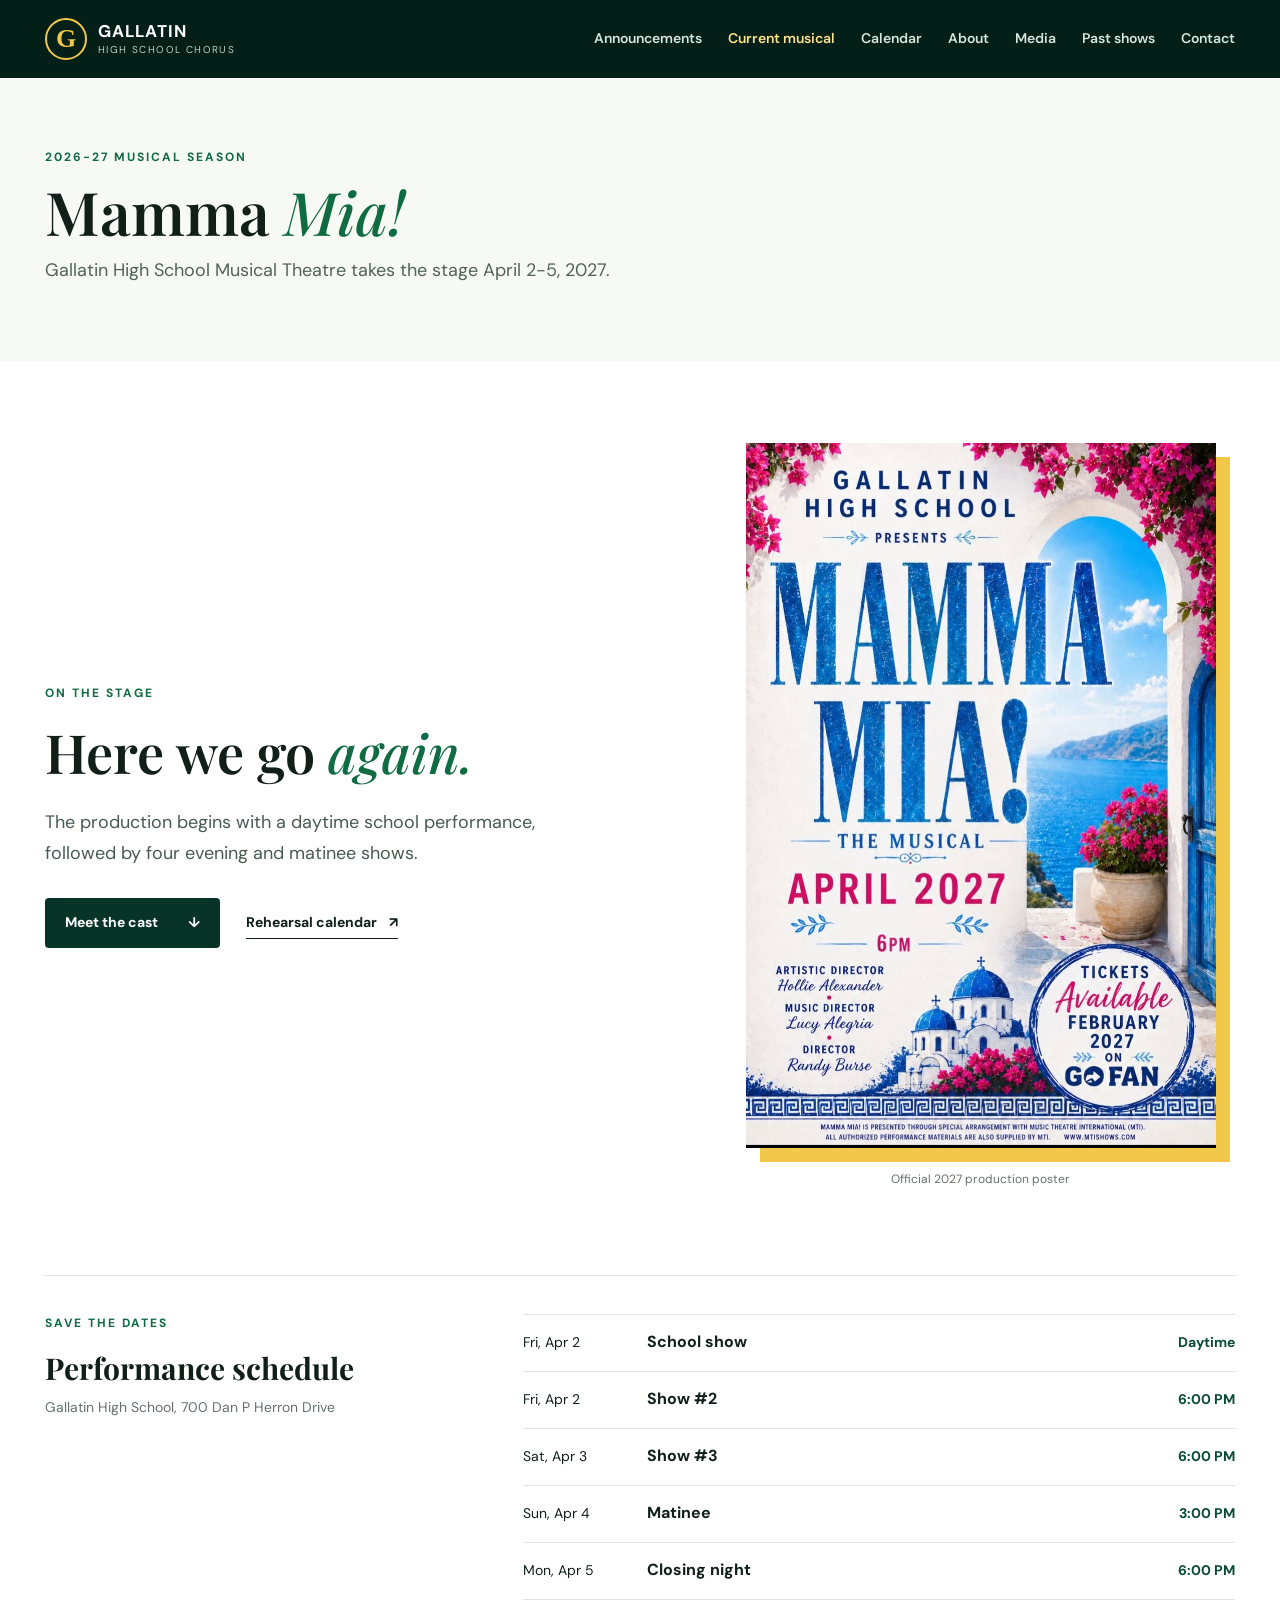
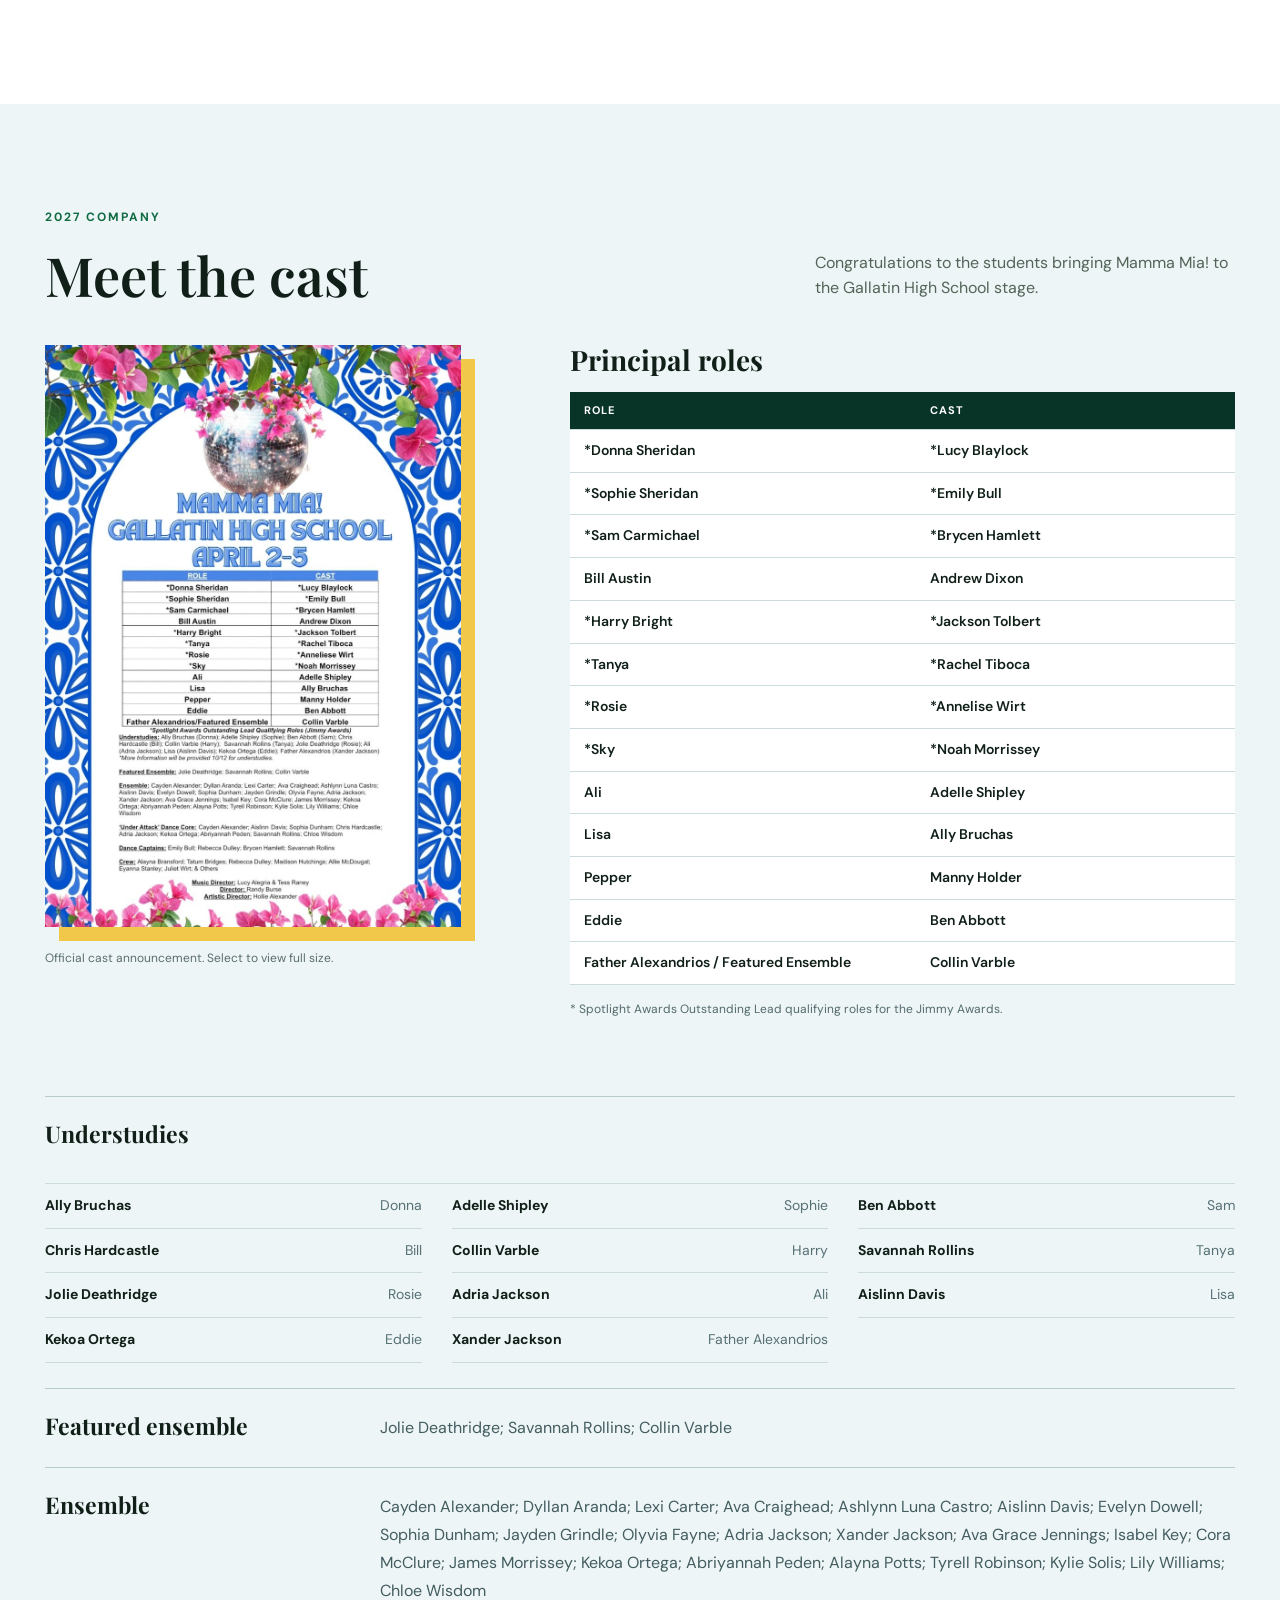
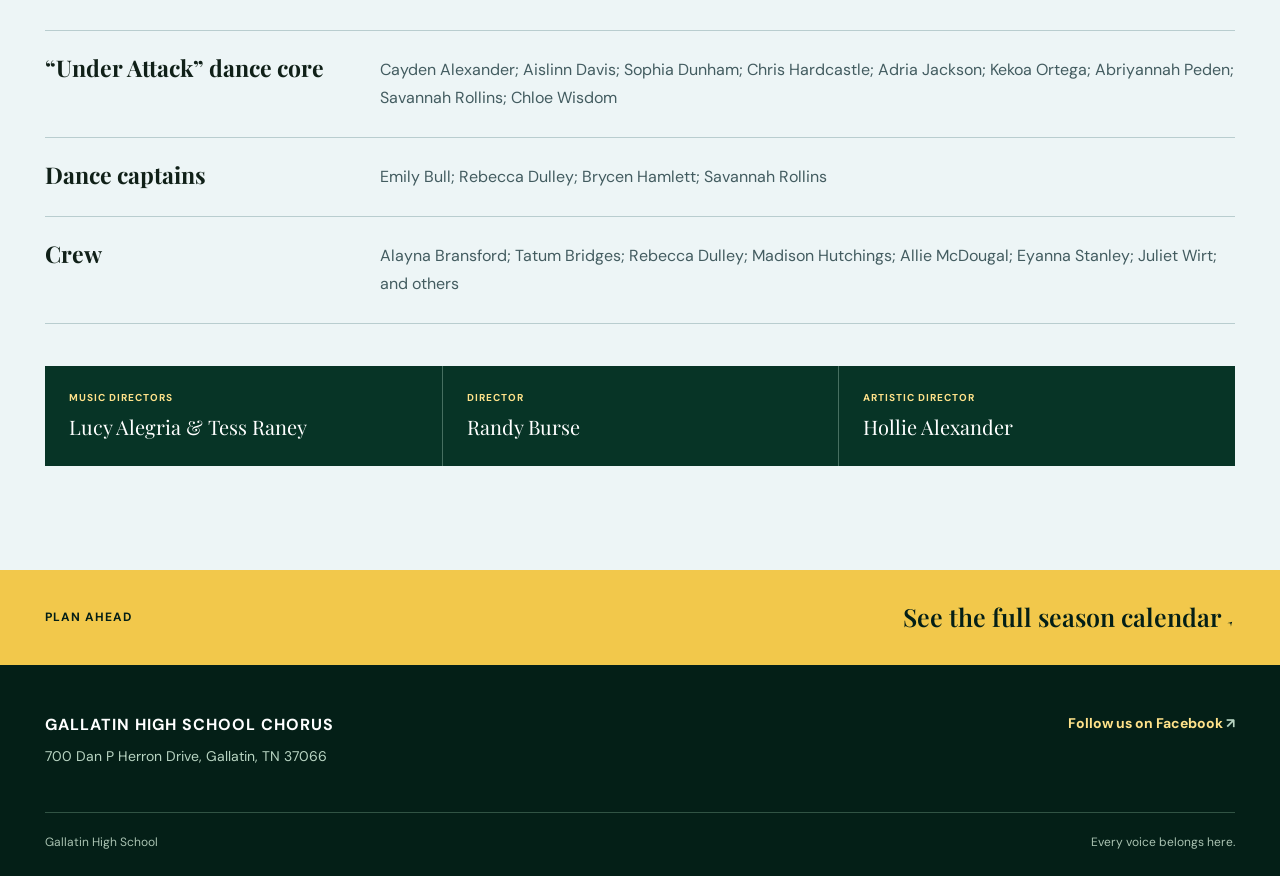
<file: musical.html>
<!doctype html>
<html lang="en">
<head>
  <meta charset="utf-8"><meta name="viewport" content="width=device-width, initial-scale=1"><meta name="theme-color" content="#073426">
  <meta name="description" content="Mamma Mia! at Gallatin High School: meet the cast and view performance dates, times, and season information.">
  <title>Mamma Mia! | Gallatin High School Chorus</title>
  <link rel="icon" type="image/svg+xml" href="assets/favicon.svg">
  <link rel="stylesheet" href="assets/styles.css">
</head>
<body>
  <a class="skip-link" href="#main">Skip to content</a>
  <header class="site-header"><div class="header-inner wrap">
    <a class="brand" href="index.html" aria-label="Gallatin High School Chorus, home"><span class="brand-mark" aria-hidden="true">G</span><span class="brand-copy"><strong>GALLATIN</strong><span>HIGH SCHOOL CHORUS</span></span></a>
    <button class="menu-toggle" type="button" aria-expanded="false" aria-controls="site-nav" aria-label="Open menu"><span></span><span></span><span></span></button>
    <nav class="site-nav" id="site-nav" aria-label="Main navigation"><a href="announcements.html">Announcements</a><a href="musical.html" aria-current="page">Current musical</a><a href="calendar.html">Calendar</a><a href="about.html">About</a><a href="media.html">Media</a><a href="productions.html">Past shows</a><a href="contact.html">Contact</a></nav>
  </div></header>
  <main id="main">
    <section class="page-intro wrap" aria-labelledby="page-title"><p class="eyebrow">2026-27 musical season</p><h1 id="page-title">Mamma <em>Mia!</em></h1><p>Gallatin High School Musical Theatre takes the stage April 2-5, 2027.</p></section>
    <section class="section musical-section" aria-labelledby="musical-title">
      <div class="wrap musical-grid">
        <div class="section-heading"><p class="eyebrow">On the stage</p><h2 id="musical-title">Here we go <em>again.</em></h2><p>The production begins with a daytime school performance, followed by four evening and matinee shows.</p><div class="section-links"><a class="button button-dark" href="#cast">Meet the cast <span aria-hidden="true">↓</span></a><a class="text-link" href="calendar.html">Rehearsal calendar <span aria-hidden="true">↗</span></a></div></div>
        <figure class="show-poster"><div class="poster-image"><img src="assets/photos/mamma-mia-2027-poster.jpg" alt="Gallatin High School Mamma Mia! poster for April 2027, with the show's artistic and music director credits" width="1320" height="1408"></div><figcaption>Official 2027 production poster</figcaption></figure>
      </div>
      <div class="wrap performances" aria-labelledby="performances-title">
        <div class="performances-heading"><p class="eyebrow">Save the dates</p><h3 id="performances-title">Performance schedule</h3><p>Gallatin High School, 700 Dan P Herron Drive</p></div>
        <div class="performances-list"><div><span>Fri, Apr 2</span><strong>School show</strong><span>Daytime</span></div><div><span>Fri, Apr 2</span><strong>Show #2</strong><span>6:00 PM</span></div><div><span>Sat, Apr 3</span><strong>Show #3</strong><span>6:00 PM</span></div><div><span>Sun, Apr 4</span><strong>Matinee</strong><span>3:00 PM</span></div><div><span>Mon, Apr 5</span><strong>Closing night</strong><span>6:00 PM</span></div></div>
      </div>
    </section>
    <section class="section cast-section" id="cast" aria-labelledby="cast-title">
      <div class="wrap">
        <div class="section-topline cast-heading"><div><p class="eyebrow">2027 company</p><h2 id="cast-title">Meet the cast</h2></div><p>Congratulations to the students bringing Mamma Mia! to the Gallatin High School stage.</p></div>
        <div class="cast-grid">
          <figure class="cast-art"><a href="assets/photos/mamma-mia-2027-cast.jpg" target="_blank" rel="noopener noreferrer"><img src="assets/photos/mamma-mia-2027-cast.jpg" alt="Official Mamma Mia! cast announcement for Gallatin High School, April 2-5, 2027" width="914" height="1279"></a><figcaption>Official cast announcement. Select to view full size.</figcaption></figure>
          <div class="principal-cast">
            <h3>Principal roles</h3>
            <table aria-describedby="spotlight-note">
              <thead><tr><th scope="col">Role</th><th scope="col">Cast</th></tr></thead>
              <tbody>
                <tr><td>*Donna Sheridan</td><td>*Lucy Blaylock</td></tr>
                <tr><td>*Sophie Sheridan</td><td>*Emily Bull</td></tr>
                <tr><td>*Sam Carmichael</td><td>*Brycen Hamlett</td></tr>
                <tr><td>Bill Austin</td><td>Andrew Dixon</td></tr>
                <tr><td>*Harry Bright</td><td>*Jackson Tolbert</td></tr>
                <tr><td>*Tanya</td><td>*Rachel Tiboca</td></tr>
                <tr><td>*Rosie</td><td>*Annelise Wirt</td></tr>
                <tr><td>*Sky</td><td>*Noah Morrissey</td></tr>
                <tr><td>Ali</td><td>Adelle Shipley</td></tr>
                <tr><td>Lisa</td><td>Ally Bruchas</td></tr>
                <tr><td>Pepper</td><td>Manny Holder</td></tr>
                <tr><td>Eddie</td><td>Ben Abbott</td></tr>
                <tr><td>Father Alexandrios / Featured Ensemble</td><td>Collin Varble</td></tr>
              </tbody>
            </table>
            <p class="cast-note" id="spotlight-note">* Spotlight Awards Outstanding Lead qualifying roles for the Jimmy Awards.</p>
          </div>
        </div>
        <div class="company-groups">
          <section class="company-group understudies" aria-labelledby="understudies-title">
            <h3 id="understudies-title">Understudies</h3>
            <ul>
              <li><strong>Ally Bruchas</strong><span>Donna</span></li><li><strong>Adelle Shipley</strong><span>Sophie</span></li><li><strong>Ben Abbott</strong><span>Sam</span></li><li><strong>Chris Hardcastle</strong><span>Bill</span></li><li><strong>Collin Varble</strong><span>Harry</span></li><li><strong>Savannah Rollins</strong><span>Tanya</span></li><li><strong>Jolie Deathridge</strong><span>Rosie</span></li><li><strong>Adria Jackson</strong><span>Ali</span></li><li><strong>Aislinn Davis</strong><span>Lisa</span></li><li><strong>Kekoa Ortega</strong><span>Eddie</span></li><li><strong>Xander Jackson</strong><span>Father Alexandrios</span></li>
            </ul>
          </section>
          <section class="company-group"><h3>Featured ensemble</h3><p>Jolie Deathridge; Savannah Rollins; Collin Varble</p></section>
          <section class="company-group"><h3>Ensemble</h3><p>Cayden Alexander; Dyllan Aranda; Lexi Carter; Ava Craighead; Ashlynn Luna Castro; Aislinn Davis; Evelyn Dowell; Sophia Dunham; Jayden Grindle; Olyvia Fayne; Adria Jackson; Xander Jackson; Ava Grace Jennings; Isabel Key; Cora McClure; James Morrissey; Kekoa Ortega; Abriyannah Peden; Alayna Potts; Tyrell Robinson; Kylie Solis; Lily Williams; Chloe Wisdom</p></section>
          <section class="company-group"><h3>“Under Attack” dance core</h3><p>Cayden Alexander; Aislinn Davis; Sophia Dunham; Chris Hardcastle; Adria Jackson; Kekoa Ortega; Abriyannah Peden; Savannah Rollins; Chloe Wisdom</p></section>
          <section class="company-group"><h3>Dance captains</h3><p>Emily Bull; Rebecca Dulley; Brycen Hamlett; Savannah Rollins</p></section>
          <section class="company-group"><h3>Crew</h3><p>Alayna Bransford; Tatum Bridges; Rebecca Dulley; Madison Hutchings; Allie McDougal; Eyanna Stanley; Juliet Wirt; and others</p></section>
        </div>
        <dl class="production-team" aria-label="Production team">
          <div><dt>Music directors</dt><dd>Lucy Alegria &amp; Tess Raney</dd></div>
          <div><dt>Director</dt><dd>Randy Burse</dd></div>
          <div><dt>Artistic director</dt><dd>Hollie Alexander</dd></div>
        </dl>
      </div>
    </section>
    <section class="page-next"><div class="wrap"><span>Plan ahead</span><a href="calendar.html">See the full season calendar <span aria-hidden="true">↗</span></a></div></section>
  </main>
  <footer class="site-footer"><div class="wrap footer-main"><div><strong>GALLATIN HIGH SCHOOL CHORUS</strong><span>700 Dan P Herron Drive, Gallatin, TN 37066</span></div><a href="https://www.facebook.com/gallatinhschorus" target="_blank" rel="noopener noreferrer">Follow us on Facebook <span aria-hidden="true">↗</span></a></div><div class="wrap footer-bottom"><span>Gallatin High School</span><span>Every voice belongs here.</span></div></footer>
  <script src="assets/site.js" defer></script>
</body>
</html>
</file>
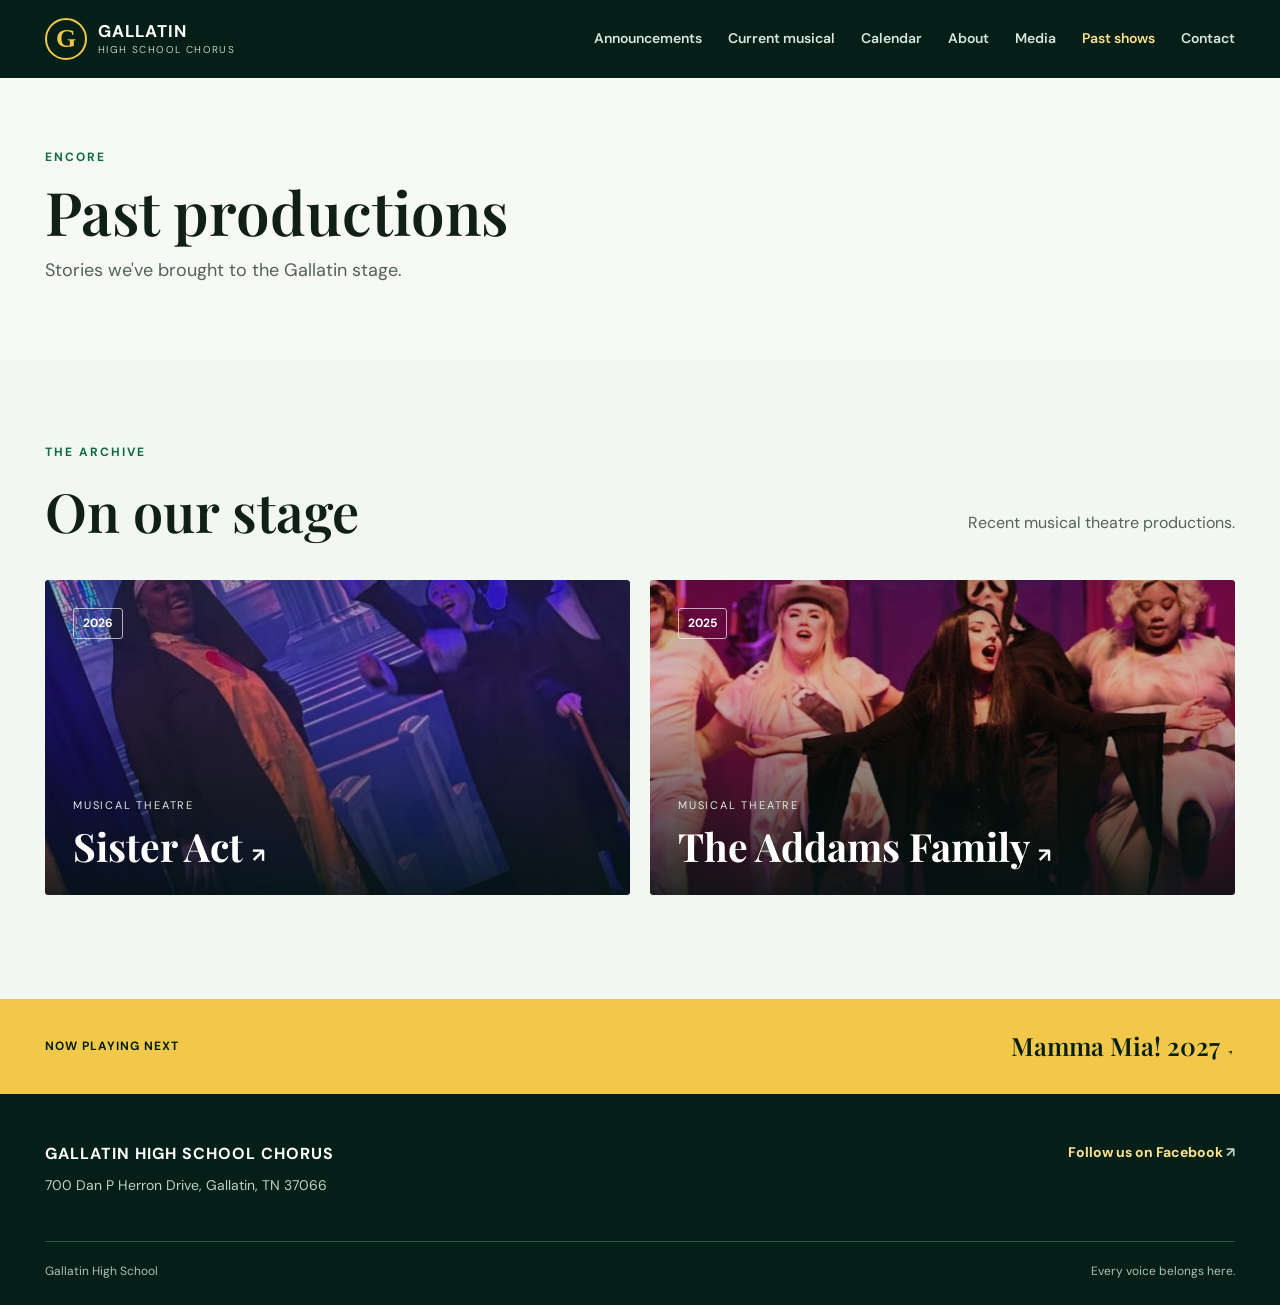
<file: productions.html>
<!doctype html>
<html lang="en">
<head>
  <meta charset="utf-8"><meta name="viewport" content="width=device-width, initial-scale=1"><meta name="theme-color" content="#073426">
  <meta name="description" content="Past Gallatin High School musical theatre productions, including Sister Act and The Addams Family.">
  <title>Past Productions | Gallatin High School Chorus</title>
  <link rel="icon" type="image/svg+xml" href="assets/favicon.svg">
  <link rel="stylesheet" href="assets/styles.css">
</head>
<body>
  <a class="skip-link" href="#main">Skip to content</a>
  <header class="site-header"><div class="header-inner wrap">
    <a class="brand" href="index.html" aria-label="Gallatin High School Chorus, home"><span class="brand-mark" aria-hidden="true">G</span><span class="brand-copy"><strong>GALLATIN</strong><span>HIGH SCHOOL CHORUS</span></span></a>
    <button class="menu-toggle" type="button" aria-expanded="false" aria-controls="site-nav" aria-label="Open menu"><span></span><span></span><span></span></button>
    <nav class="site-nav" id="site-nav" aria-label="Main navigation"><a href="announcements.html">Announcements</a><a href="musical.html">Current musical</a><a href="calendar.html">Calendar</a><a href="about.html">About</a><a href="media.html">Media</a><a href="productions.html" aria-current="page">Past shows</a><a href="contact.html">Contact</a></nav>
  </div></header>
  <main id="main">
    <section class="page-intro wrap" aria-labelledby="page-title"><p class="eyebrow">Encore</p><h1 id="page-title">Past productions</h1><p>Stories we've brought to the Gallatin stage.</p></section>
    <section class="section past-section" aria-labelledby="past-title"><div class="wrap">
      <div class="section-topline past-topline"><div><p class="eyebrow">The archive</p><h2 id="past-title">On our stage</h2></div><p>Recent musical theatre productions.</p></div>
      <div class="past-grid"><a class="past-show sister" href="media.html#sister-act"><img src="assets/photos/sister-act-2026-stage.jpg" alt="" width="827" height="1082" loading="lazy"><span class="past-year">2026</span><div><span class="past-type">Musical theatre</span><h3>Sister Act <span aria-hidden="true">↗</span></h3></div></a><a class="past-show addams" href="media.html#addams-family"><img src="assets/photos/addams-family-2025-stage.jpg" alt="" width="1284" height="1605" loading="lazy"><span class="past-year">2025</span><div><span class="past-type">Musical theatre</span><h3>The Addams Family <span aria-hidden="true">↗</span></h3></div></a></div>
    </div></section>
    <section class="page-next"><div class="wrap"><span>Now playing next</span><a href="musical.html">Mamma Mia! 2027 <span aria-hidden="true">↗</span></a></div></section>
  </main>
  <footer class="site-footer"><div class="wrap footer-main"><div><strong>GALLATIN HIGH SCHOOL CHORUS</strong><span>700 Dan P Herron Drive, Gallatin, TN 37066</span></div><a href="https://www.facebook.com/gallatinhschorus" target="_blank" rel="noopener noreferrer">Follow us on Facebook <span aria-hidden="true">↗</span></a></div><div class="wrap footer-bottom"><span>Gallatin High School</span><span>Every voice belongs here.</span></div></footer>
  <script src="assets/site.js" defer></script>
</body>
</html>
</file>
<file: assets/styles.css>
@import url('https://fonts.googleapis.com/css2?family=DM+Sans:wght@400;500;600;700&family=Playfair+Display:ital,wght@0,500;0,600;0,700;1,500;1,600&display=swap');

:root{--green-950:#041f17;--green-900:#073426;--green-800:#0a4b33;--green-700:#0f6b42;--green-500:#22a760;--gold-500:#f2c84b;--gold-300:#ffe28a;--ink:#102018;--muted:#65736b;--paper:#f7faf4;--panel:#fff;--line:#dce7df;--coral:#ed7664;--blue:#9bd8e5}
*{box-sizing:border-box}html{scroll-behavior:smooth}body{margin:0;background:var(--paper);color:var(--ink);font-family:'DM Sans',Arial,sans-serif;font-size:16px;line-height:1.55}a{color:inherit;text-decoration:none}button{font:inherit}img{display:block;max-width:100%}h1,h2,h3,p{margin-top:0}h1,h2,h3{line-height:1.08}h1,h2{font-family:'Playfair Display',Georgia,serif;font-weight:600}em{font-weight:500}section[id]{scroll-margin-top:82px}.wrap{width:min(100% - 48px,1190px);margin-inline:auto}.skip-link{position:absolute;left:16px;top:-80px;z-index:100;background:var(--gold-500);padding:10px 14px}.skip-link:focus{top:12px}:focus-visible{outline:3px solid var(--gold-500);outline-offset:4px}
.site-header{position:relative;z-index:20;background:var(--green-950);color:#fff}.header-inner{height:78px;display:flex;align-items:center;justify-content:space-between;gap:28px}.brand{display:inline-flex;align-items:center;gap:11px;flex-shrink:0}.brand-mark{display:grid;place-items:center;width:42px;height:42px;border:2px solid var(--gold-500);border-radius:50%;color:var(--gold-500);font-family:Georgia,serif;font-weight:bold;font-size:26px;line-height:1}.brand-copy{display:flex;flex-direction:column;line-height:1.05}.brand-copy strong{font-size:17px;letter-spacing:1px}.brand-copy span{font-size:10px;letter-spacing:1.4px;color:#b8d4c2;margin-top:4px}.site-nav{display:flex;align-items:center;gap:26px}.site-nav a{font-size:14px;font-weight:600;color:#d6e6da;transition:color .2s}.site-nav a:hover{color:var(--gold-300)}.menu-toggle{display:none}
.hero{position:relative;min-height:min(710px,79vh);background:var(--green-950);color:#fff;overflow:hidden;display:flex;flex-direction:column;justify-content:center}.hero-image{position:absolute;inset:0;background:url('choir-stage-hero.png') center 52%/cover no-repeat}.hero-shade{position:absolute;inset:0;background:linear-gradient(90deg,rgba(4,31,23,.9) 0%,rgba(4,31,23,.74) 39%,rgba(4,31,23,.18) 85%),linear-gradient(0deg,rgba(4,31,23,.52),transparent 32%)}.hero-content{position:relative;z-index:1;padding-block:82px 108px}.eyebrow{margin-bottom:20px;text-transform:uppercase;font-size:12px;font-weight:700;letter-spacing:2px;color:var(--green-700)}.eyebrow.light{color:var(--gold-300)}.hero h1{font-size:76px;max-width:680px;margin-bottom:25px}.hero h1 em{color:var(--gold-300)}.hero-intro{max-width:520px;color:#e8f0e9;font-size:19px;line-height:1.6;margin-bottom:30px}.hero-actions,.section-links{display:flex;align-items:center;gap:26px;flex-wrap:wrap}.button{display:inline-flex;align-items:center;justify-content:center;gap:30px;min-height:50px;padding:12px 20px;font-weight:700;font-size:14px;border-radius:4px;transition:transform .2s,background .2s}.button:hover{transform:translateY(-2px)}.button-gold{background:var(--gold-500);color:var(--green-950)}.button-gold:hover{background:var(--gold-300)}.button-dark{background:var(--green-900);color:#fff}.button-dark:hover{background:var(--green-700)}.text-link{display:inline-flex;align-items:center;gap:12px;font-weight:700;font-size:14px;border-bottom:1px solid currentColor;padding-block:5px}.text-link:hover{color:var(--green-700)}.light-link{color:#fff}.light-link:hover{color:var(--gold-300)}.hero-caption{position:absolute;bottom:23px;left:0;right:0;z-index:1;display:flex;justify-content:space-between;color:#d1dfd5;font-size:11px;font-weight:700;letter-spacing:1.3px}
.season-band{background:var(--gold-500);color:var(--green-950)}.season-inner{min-height:68px;display:flex;align-items:center;gap:20px}.season-label{text-transform:uppercase;font-size:11px;font-weight:700;letter-spacing:1.6px}.season-inner strong{font-family:'Playfair Display',Georgia,serif;font-size:27px;line-height:1}.season-divider{height:23px;border-left:1px solid rgba(4,31,23,.4)}.season-inner>span:nth-of-type(3){font-size:14px}.season-inner a{margin-left:auto;border:1px solid var(--green-950);border-radius:50%;width:30px;height:30px;display:grid;place-items:center;font-weight:700}
.section{padding-block:104px}.section h2{font-size:54px;margin-bottom:26px}.section h2 em{color:var(--green-700)}.section-heading>p:not(.eyebrow){font-size:18px;color:#475b4e;max-width:530px;line-height:1.7;margin-bottom:30px}.musical-section{background:#fff}.musical-grid{display:grid;grid-template-columns:1.05fr .95fr;align-items:center;gap:10%}.show-art{position:relative;min-height:430px;border-radius:3px;background:radial-gradient(circle at 74% 21%,rgba(255,226,138,.4),transparent 30%),linear-gradient(138deg,#056040 0%,#0a4b33 48%,#041f17 100%);box-shadow:18px 18px 0 var(--gold-500);color:#fff;padding:32px;display:flex;flex-direction:column;justify-content:space-between;overflow:hidden}.show-art:after{content:'';position:absolute;inset:0;background:repeating-linear-gradient(115deg,transparent 0 32px,rgba(255,255,255,.035) 33px 34px);pointer-events:none}.show-art-top,.show-art-bottom{position:relative;z-index:1;font-size:11px;font-weight:700;letter-spacing:2px}.show-art-title{position:relative;z-index:1;font-family:'Playfair Display',Georgia,serif;font-weight:700;font-size:79px;line-height:.9;letter-spacing:0}.show-art-title i{font-style:italic;color:var(--gold-300)}
.calendar-section{background:#eaf2e9}.section-topline{display:flex;align-items:end;justify-content:space-between;gap:40px;margin-bottom:40px}.section-topline h2{margin-bottom:0}.section-topline>p{max-width:360px;color:#536458;margin-bottom:4px}.calendar-list{border-top:1px solid #b5cbbb}.calendar-row{display:grid;grid-template-columns:80px 1fr auto;align-items:center;gap:20px;min-height:104px;border-bottom:1px solid #b5cbbb}.calendar-number{font-family:'Playfair Display',Georgia,serif;font-size:26px;color:var(--green-700)}.calendar-row div{display:flex;flex-direction:column;gap:3px}.calendar-row strong{font-size:20px}.calendar-row div span{color:#5d7062;font-size:14px}.date-pill{font-size:13px;font-weight:700;color:var(--green-800);border:1px solid #9db9a7;padding:8px 12px;border-radius:4px;white-space:nowrap}.calendar-footer{display:flex;align-items:center;justify-content:space-between;gap:16px;margin-top:24px;color:#596b5e;font-size:14px}.calendar-footer .text-link{color:var(--green-800)}
.about-section{background:var(--green-900);color:#fff}.about-grid{display:grid;grid-template-columns:1fr 1fr;gap:12%}.about-section .eyebrow{color:var(--gold-300)}.about-section h2{font-size:62px}.about-section h2 em{color:var(--gold-300)}.about-copy{padding-top:10px}.about-copy>p:first-child{font-size:20px;line-height:1.65;color:#e4ede6}.directors{display:grid;grid-template-columns:110px 1fr;gap:3px 20px;margin-top:35px;padding-top:25px;border-top:1px solid #54816a}.directors span{font-size:12px;text-transform:uppercase;letter-spacing:1.6px;color:var(--gold-300);grid-row:span 2;padding-top:6px}.directors strong{font-size:20px}.about-copy .small-note{color:#bad1c2;font-size:14px;margin-top:25px;margin-bottom:0}
.media-section{background:#fff}.media-grid{display:grid;grid-template-columns:1fr 1fr;gap:20px}.media-feature{min-height:290px;border-radius:4px;padding:28px;display:flex;flex-direction:column;justify-content:space-between;background:#e8efe8;color:var(--green-900)}.video-feature{background:#dbeef2;color:#143b45}.media-icon{display:grid;place-items:center;width:45px;height:45px;border:1px solid currentColor;border-radius:50%;font-size:24px;line-height:1}.play-icon{font-size:17px;padding-left:3px}.media-kicker{text-transform:uppercase;font-size:11px;font-weight:700;letter-spacing:1.5px}.media-feature h3{font-family:'Playfair Display',Georgia,serif;font-size:29px;margin:5px 0 8px}.media-feature p{margin:0;max-width:340px;color:#526c59}.video-feature p{color:#4d6870}.media-social{margin-top:24px;color:var(--green-800)}
.past-section{background:#f3f7f1}.past-grid{display:grid;grid-template-columns:1fr 1fr;gap:20px}.past-show{min-height:315px;border-radius:4px;padding:28px;color:#fff;display:flex;flex-direction:column;justify-content:space-between}.past-show.sister{background:linear-gradient(145deg,#071b22,#174a56 70%,#2c7281)}.past-show.addams{background:linear-gradient(145deg,#18241d,#35462c 70%,#677347)}.past-year{align-self:flex-start;border:1px solid rgba(255,255,255,.65);padding:5px 9px;border-radius:3px;font-size:12px;font-weight:700}.past-type{text-transform:uppercase;font-size:11px;letter-spacing:1.8px;color:#dcebdc}.past-show h3{font-family:'Playfair Display',Georgia,serif;font-size:39px;margin:8px 0 0}
.site-footer{background:var(--green-950);color:#fff;padding:48px 0 24px}.footer-main{display:flex;justify-content:space-between;gap:20px;align-items:start;padding-bottom:45px}.footer-main div{display:flex;flex-direction:column;gap:8px}.footer-main strong{font-size:16px;letter-spacing:1px}.footer-main span{font-size:14px;color:#b8d4c2}.footer-main a{font-size:14px;font-weight:700;color:var(--gold-300)}.footer-bottom{border-top:1px solid #315344;padding-top:20px;display:flex;justify-content:space-between;color:#aac3b2;font-size:12px}
@media(max-width:900px){.site-nav{gap:14px}.site-nav a{font-size:12px}.hero h1{font-size:62px}.musical-grid{gap:6%}.show-art-title{font-size:65px}.section h2{font-size:47px}.about-section h2{font-size:54px}}
@media(max-width:720px){.wrap{width:min(100% - 36px,1190px)}.header-inner{height:68px}.brand-mark{width:37px;height:37px;font-size:23px}.brand-copy strong{font-size:15px}.brand-copy span{font-size:9px}.menu-toggle{display:flex;flex-direction:column;justify-content:center;gap:5px;width:42px;height:42px;border:1px solid #5e856e;border-radius:4px;background:transparent;padding:9px;cursor:pointer}.menu-toggle span{display:block;height:2px;background:#fff;width:100%}.site-nav{display:none;position:absolute;top:68px;left:0;right:0;background:var(--green-950);padding:12px 18px 22px;border-top:1px solid #315344;flex-direction:column;align-items:stretch;gap:0}.site-nav.is-open{display:flex}.site-nav a{font-size:16px;padding:13px 6px;border-bottom:1px solid #315344}.hero{min-height:min(620px,calc(100svh - 120px))}.hero-image{background-position:58% center}.hero-shade{background:linear-gradient(90deg,rgba(4,31,23,.92),rgba(4,31,23,.61)),linear-gradient(0deg,rgba(4,31,23,.55),transparent 35%)}.hero-content{padding-block:48px 76px}.hero h1{font-size:55px}.hero-intro{font-size:17px}.hero-caption{font-size:9px}.season-inner{min-height:74px;gap:12px;flex-wrap:wrap;padding-block:13px}.season-label{width:100%}.season-inner strong{font-size:24px}.season-divider,.season-inner>span:nth-of-type(3){display:none}.section{padding-block:72px}.section h2{font-size:42px}.musical-grid,.about-grid{grid-template-columns:1fr;gap:40px}.show-art{min-height:350px;margin-right:14px}.show-art-title{font-size:67px}.section-topline{align-items:start;flex-direction:column;gap:10px;margin-bottom:28px}.section-topline>p{max-width:530px}.calendar-row{grid-template-columns:44px 1fr;min-height:112px;gap:10px}.calendar-number{font-size:21px}.date-pill{grid-column:2;justify-self:start;margin-top:-20px}.calendar-row strong{font-size:18px}.calendar-row div span{font-size:13px}.calendar-footer{align-items:start;flex-direction:column}.about-section h2{font-size:52px}.about-copy{padding-top:0}.about-copy>p:first-child{font-size:18px}.media-grid,.past-grid{grid-template-columns:1fr}.media-feature{min-height:235px}.past-show{min-height:270px}.footer-main{flex-direction:column;gap:26px}}
@media(max-width:420px){.hero h1{font-size:47px}.hero-actions{align-items:flex-start;flex-direction:column;gap:18px}.show-art-title{font-size:54px}.show-art{min-height:315px}.section h2{font-size:38px}.about-section h2{font-size:46px}.directors{grid-template-columns:1fr;gap:4px}.directors span{grid-row:auto;margin-bottom:7px}.hero-caption span:last-child{display:none}}
@media(prefers-reduced-motion:reduce){html{scroll-behavior:auto}.button{transition:none}}

.schedule-feature{display:flex;align-items:center;gap:24px;flex-wrap:wrap;background:var(--green-900);color:#fff;padding:20px 24px;border-radius:4px;margin-bottom:26px}.schedule-feature span:first-child{text-transform:uppercase;color:var(--gold-300);font-size:12px;font-weight:700;letter-spacing:1px}.schedule-feature strong{font-family:'Playfair Display',Georgia,serif;font-size:25px;line-height:1.15}.schedule-feature span:last-child{font-size:14px;color:#d7e7dc;margin-left:auto}.schedule-filters{display:flex;gap:8px;flex-wrap:wrap;margin-bottom:12px}.schedule-filter{border:1px solid var(--green-700);background:#fff;color:var(--green-900);font-weight:700;font-size:14px;padding:9px 15px;border-radius:4px;cursor:pointer}.schedule-filter:hover{background:#e5efe7}.schedule-filter[aria-pressed=true]{background:var(--gold-500);border-color:var(--gold-500);color:var(--green-950)}.schedule-controls{display:flex;gap:8px;overflow-x:auto;padding:4px 0 12px;scrollbar-width:thin}.schedule-month{flex:none;border:1px solid #a3bca9;background:transparent;color:var(--green-900);font-weight:700;font-size:14px;padding:9px 15px;border-radius:4px;cursor:pointer}.schedule-month:hover{background:#d9eadc}.schedule-month[aria-pressed=true]{background:var(--green-900);border-color:var(--green-900);color:#fff}.schedule-month-panel{margin-top:26px}.schedule-month-panel h3{font-family:'Playfair Display',Georgia,serif;font-size:27px;margin:0 0 16px}.schedule-list{border-top:1px solid #b5cbbb}.schedule-item{display:grid;grid-template-columns:110px minmax(0,1fr) 195px;gap:22px;align-items:start;padding:20px 14px 20px 12px;border-bottom:1px solid #b5cbbb;border-left:4px solid transparent}.schedule-item[data-track=choir]{background:#f7faf7}.schedule-item[data-kind=concert]{border-left-color:var(--gold-500);background:#fff9e8}.schedule-item[data-kind=audition]{border-left-color:#397f88}.schedule-item[data-kind=festival]{border-left-color:var(--green-500)}.schedule-item[data-kind=trip]{border-left-color:#6c8cab}.schedule-item[data-kind=special-event]{border-left-color:var(--gold-500)}.schedule-item[data-kind=show]{border-left-color:var(--gold-500);background:#f5f1dc}.schedule-item[data-kind=break]{color:#526b59;background:#e0e9df}.schedule-item[data-kind=optional]{border-left-color:#80b9c0}.schedule-item[data-kind=special]{border-left-color:var(--green-500)}.schedule-date{font-family:'Playfair Display',Georgia,serif;font-size:19px;font-weight:600;color:var(--green-800);line-height:1.3}.schedule-body h4{font-family:'DM Sans',Arial,sans-serif;font-size:17px;line-height:1.35;margin:0}.schedule-body p{font-size:14px;color:#596d5e;margin:7px 0 0;line-height:1.5}.schedule-meta{text-align:right;display:flex;flex-direction:column;align-items:flex-end;gap:8px}.schedule-meta strong{font-size:14px;line-height:1.4}.schedule-meta span{font-size:11px;text-transform:uppercase;font-weight:700;letter-spacing:.6px;color:var(--green-800);border:1px solid #a3bca9;border-radius:3px;padding:3px 7px;line-height:1.3}.schedule-notes{margin-top:34px;padding:25px 0;border-block:1px solid #b5cbbb}.schedule-notes h3{font-family:'Playfair Display',Georgia,serif;font-size:24px;margin:0 0 12px}.schedule-notes ul{margin:0;padding-left:20px;display:grid;gap:8px;color:#475e4d;font-size:14px}.schedule-notes li{padding-left:3px}
@media(max-width:720px){.schedule-feature{gap:8px 16px}.schedule-feature span:first-child{width:100%}.schedule-feature span:last-child{margin-left:0;width:100%}.schedule-item{grid-template-columns:minmax(0,1fr) minmax(0,1.2fr);grid-template-areas:'date meta' 'body body';gap:10px 12px;padding:18px 10px}.schedule-date{grid-area:date}.schedule-body{grid-area:body}.schedule-meta{grid-area:meta;gap:5px}.schedule-meta span{font-size:10px}.schedule-month-panel h3{font-size:25px}}

.performances{margin-top:86px;display:grid;grid-template-columns:minmax(230px,.7fr) 1.3fr;gap:8%;padding-top:38px;border-top:1px solid var(--line)}.performances-heading h3{font-family:'Playfair Display',Georgia,serif;font-size:30px;margin-bottom:12px}.performances-heading p:last-child{color:var(--muted);font-size:14px}.performances-list{border-top:1px solid var(--line)}.performances-list>div{display:grid;grid-template-columns:110px 1fr 90px;align-items:center;gap:14px;min-height:57px;border-bottom:1px solid var(--line);font-size:14px}.performances-list strong{font-size:16px}.performances-list>div>span:last-child{text-align:right;color:var(--green-800);font-weight:700}
.about-copy>p:not(:first-child){color:#d0e3d4;line-height:1.7}.media-collection{min-height:350px;background:var(--green-900) url('choir-stage-hero.png') center 48%/cover no-repeat;position:relative;color:#fff;padding:42px;display:flex;justify-content:space-between;align-items:end;gap:40px}.media-collection:before{content:'';position:absolute;inset:0;background:linear-gradient(90deg,rgba(4,31,23,.94),rgba(4,31,23,.48))}.media-collection>*{position:relative;z-index:1}.media-collection-copy{max-width:510px}.media-collection h3{font-family:'Playfair Display',Georgia,serif;font-size:40px;margin:10px 0}.media-collection p{color:#e3efe6;max-width:470px;margin-bottom:0}.media-collection-actions{display:flex;align-items:start;flex-direction:column;gap:18px;min-width:170px}.media-kicker{color:var(--gold-300)}
.contact-section{background:#e8f1ec}.contact-grid{display:grid;grid-template-columns:1fr 1fr;gap:12%}.contact-grid>div:first-child>p:last-child{max-width:450px;color:#4e6054;font-size:18px;line-height:1.7}.contact-details{border-top:1px solid #b5cbbb}.contact-details>div{display:grid;grid-template-columns:85px 1fr;gap:4px 20px;padding:20px 0;border-bottom:1px solid #b5cbbb}.contact-details>div>span{grid-row:span 3;text-transform:uppercase;color:var(--green-700);font-size:11px;font-weight:700;letter-spacing:1px;padding-top:3px}.contact-details strong{font-size:17px}.contact-details a{width:fit-content;text-decoration:underline;text-underline-offset:3px}.contact-details a:hover{color:var(--green-700)}
@media(max-width:900px){.site-nav{gap:11px}.site-nav a{font-size:11px}}
@media(max-width:720px){.performances{grid-template-columns:1fr;gap:18px;margin-top:64px}.media-collection{align-items:start;flex-direction:column;justify-content:end;padding:30px;min-height:420px}.media-collection h3{font-size:32px}.contact-grid{grid-template-columns:1fr;gap:25px}.contact-details>div{grid-template-columns:75px 1fr}}
@media(max-width:420px){.performances-list>div{grid-template-columns:88px 1fr 75px;gap:8px;font-size:12px}.performances-list strong{font-size:14px}.media-collection{padding:24px}}

.site-nav a[aria-current=page]{color:var(--gold-300)}
.page-intro{padding-block:70px 76px}.page-intro .eyebrow{margin-bottom:12px}.page-intro h1{font-size:60px;margin-bottom:14px;max-width:850px}.page-intro h1 em{color:var(--green-700)}.page-intro>p:last-child{font-size:18px;color:#526258;max-width:650px;margin-bottom:0}
.page-intro+.section{padding-top:82px}.page-next{background:var(--gold-500);color:var(--green-950)}.page-next .wrap{display:flex;justify-content:space-between;align-items:center;gap:20px;padding-block:28px}.page-next span:first-child{text-transform:uppercase;font-size:12px;font-weight:700;letter-spacing:1px}.page-next a{font-family:'Playfair Display',Georgia,serif;font-size:25px;font-weight:600}.page-next a:hover{text-decoration:underline;text-underline-offset:5px}
.home-explore{background:#fff}.home-links{display:grid;grid-template-columns:1fr 1fr;column-gap:8%;border-top:1px solid var(--line)}.home-links a{display:grid;grid-template-columns:minmax(0,1fr) auto;gap:2px 12px;align-items:center;padding:24px 4px;border-bottom:1px solid var(--line);transition:color .2s}.home-links a:hover{color:var(--green-700)}.home-links a span:first-child{grid-column:1 / -1;color:var(--green-700);font-size:11px;font-weight:700;text-transform:uppercase;letter-spacing:1px}.home-links a strong{font-family:'Playfair Display',Georgia,serif;font-size:25px;line-height:1.2}.home-links a span:last-child{font-size:21px}
@media(max-width:720px){.page-intro{padding-block:52px 58px}.page-intro h1{font-size:45px}.page-intro+.section{padding-top:68px}.home-links{grid-template-columns:1fr}.page-next .wrap{align-items:start;flex-direction:column;gap:5px}.page-next a{font-size:22px}}
@media(max-width:420px){.page-intro h1{font-size:38px}}

.show-poster{margin:0;justify-self:center;width:min(100%,470px)}.poster-image{aspect-ratio:2/3;overflow:hidden;box-shadow:14px 14px 0 var(--gold-500)}.poster-image img{width:100%;height:100%;object-fit:cover}.show-poster figcaption{margin-top:22px;color:var(--muted);font-size:12px;text-align:center}
.director-portrait{display:flex;align-items:center;gap:20px;margin:30px 0 0;padding-top:25px;border-top:1px solid #54816a}.director-portrait img{width:112px;height:112px;object-fit:cover;border-radius:4px}.director-portrait figcaption{display:flex;flex-direction:column;gap:3px}.director-portrait strong{font-size:18px}.director-portrait span{font-size:13px;color:var(--gold-300)}
.past-show{position:relative;overflow:hidden}.past-show>img{position:absolute;inset:0;width:100%;height:100%;object-fit:cover;transition:transform .3s}.past-show:hover>img{transform:scale(1.035)}.past-show:before{content:'';position:absolute;inset:0;background:linear-gradient(180deg,rgba(4,20,18,.28),rgba(4,20,18,.15) 34%,rgba(4,20,18,.88));z-index:1}.past-show .past-year,.past-show>div{position:relative;z-index:2}.past-show h3 span{font-family:'DM Sans',Arial,sans-serif;font-size:20px}.past-show.sister>img{object-position:center 34%}.past-show.addams>img{object-position:center 38%}
.media-preview{display:grid;grid-template-columns:190px 1fr;align-items:center;gap:40px;padding:28px 0;border-block:1px solid var(--line)}.media-preview img{width:190px;height:280px;object-fit:cover}.media-preview h3{font-family:'Playfair Display',Georgia,serif;font-size:34px;margin:8px 0}.media-preview p{color:#526258;margin-bottom:20px}.media-preview .media-kicker{color:var(--green-700)}
.gallery-group{margin-top:70px;scroll-margin-top:95px}.gallery-heading{display:flex;align-items:end;justify-content:space-between;gap:25px;margin-bottom:23px;padding-bottom:14px;border-bottom:1px solid var(--line)}.gallery-heading span{text-transform:uppercase;color:var(--green-700);font-size:11px;font-weight:700;letter-spacing:1px}.gallery-heading h3{font-family:'Playfair Display',Georgia,serif;font-size:33px;margin:6px 0 0}.gallery-heading .text-link{flex:none;color:var(--green-800)}.photo-grid{display:grid;grid-template-columns:repeat(3,minmax(0,1fr));gap:18px}.photo-grid figure{min-width:0;margin:0}.photo-grid a{display:block;overflow:hidden;background:#dce7df}.photo-grid img{width:100%;aspect-ratio:4/3;object-fit:cover;transition:transform .3s}.photo-grid a:hover img{transform:scale(1.035)}.photo-grid figcaption{font-size:13px;color:#536458;padding-top:9px}.video-band{display:flex;align-items:center;justify-content:space-between;gap:32px;margin-top:82px;padding:30px;background:var(--green-900);color:#fff}.video-band h3{font-family:'Playfair Display',Georgia,serif;font-size:27px;margin:8px 0}.video-band p{color:#d8eadc;margin:0}.video-band .button{flex:none}
@media(max-width:720px){.show-poster{width:min(100% - 14px,430px)}.media-preview{grid-template-columns:120px 1fr;gap:20px}.media-preview img{width:120px;height:178px}.media-preview h3{font-size:26px}.photo-grid{grid-template-columns:repeat(2,minmax(0,1fr));gap:20px 12px}.gallery-heading{align-items:start;flex-direction:column;gap:8px}.video-band{align-items:start;flex-direction:column}.director-portrait img{width:96px;height:96px}}
@media(max-width:420px){.media-preview{grid-template-columns:90px 1fr;gap:15px}.media-preview img{width:90px;height:133px}.media-preview h3{font-size:23px}.media-preview p{font-size:14px;margin-bottom:10px}.photo-grid img{aspect-ratio:1}.video-band{padding:24px}}

.leadership-section{background:#fff}.leadership-grid{display:grid;grid-template-columns:1fr 1fr;gap:7%;border-top:1px solid var(--line)}.leader-profile{padding-top:28px}.leader-profile+.leader-profile{border-left:1px solid var(--line);padding-left:7%}.leader-role{color:var(--green-700);font-size:11px;font-weight:700;letter-spacing:1.2px;text-transform:uppercase;margin-bottom:9px}.leader-profile h3{font-family:'Playfair Display',Georgia,serif;font-size:30px;margin-bottom:18px}.leader-profile>p:not(.leader-role){max-width:470px;color:#4e6054;line-height:1.75}.leader-profile p a{text-decoration:underline;text-underline-offset:3px}.leader-profile a:hover{color:var(--green-700)}.leader-heading{display:flex;align-items:start;justify-content:space-between;gap:20px}.leader-heading img{width:112px;height:112px;object-fit:cover;border-radius:4px;flex:none}.leader-profile .text-link{color:var(--green-800)}
@media(max-width:720px){.leadership-grid{grid-template-columns:1fr;gap:30px}.leader-profile+.leader-profile{border-left:0;border-top:1px solid var(--line);padding-left:0}.leader-heading img{width:88px;height:88px}.leader-profile h3{font-size:27px}}

.home-announcement{background:#edf4ef}.home-announcement-grid{display:grid;grid-template-columns:minmax(260px,360px) minmax(0,1fr);align-items:center;gap:9%}.home-announcement-image{display:block;background:var(--green-900);overflow:hidden;box-shadow:14px 14px 0 var(--gold-500)}.home-announcement-image img{width:100%;height:auto}.home-announcement-copy{max-width:620px}.home-announcement-copy h2{font-size:50px}.home-announcement-copy>p:not(.eyebrow){color:#4d6053;font-size:18px;line-height:1.75;margin-bottom:25px}.home-announcement-copy .text-link{color:var(--green-800)}
.announcements-section{background:#edf4ef}.announcement-feature{display:grid;grid-template-columns:minmax(300px,440px) minmax(0,1fr);align-items:start;gap:8%}.announcement-art{margin:0;background:var(--green-900);box-shadow:14px 14px 0 var(--gold-500)}.announcement-art img{width:100%;height:auto}.announcement-meta{display:flex;align-items:center;justify-content:space-between;gap:20px;padding-bottom:15px;border-bottom:1px solid #b8cdbd;color:var(--green-700);font-size:11px;font-weight:700;letter-spacing:1px;text-transform:uppercase}.announcement-copy h2{font-size:49px;margin:28px 0 22px}.announcement-lead{color:#43584a;font-size:18px;line-height:1.75}.honors-list{margin:32px 0 0;border-top:1px solid #b8cdbd}.honors-list>div{display:grid;grid-template-columns:minmax(150px,.7fr) 1.3fr;gap:24px;padding:17px 0;border-bottom:1px solid #b8cdbd}.honors-list dt{font-family:'Playfair Display',Georgia,serif;font-size:20px;font-weight:600}.honors-list dd{margin:0;color:#43584a;line-height:1.6}.announcement-credit{font-size:13px;font-weight:700;color:var(--green-800);margin:24px 0 12px}.announcement-tags{display:flex;flex-wrap:wrap;gap:8px 16px;color:#587063;font-size:12px}
@media(max-width:900px){.home-announcement-grid{grid-template-columns:minmax(230px,310px) minmax(0,1fr);gap:7%}.home-announcement-copy h2{font-size:42px}.announcement-feature{grid-template-columns:minmax(270px,360px) minmax(0,1fr);gap:7%}.announcement-copy h2{font-size:41px}}
@media(max-width:720px){.home-announcement-grid,.announcement-feature{grid-template-columns:1fr;gap:48px}.home-announcement-image,.announcement-art{width:min(100% - 14px,430px)}.home-announcement-copy h2,.announcement-copy h2{font-size:38px}.announcement-copy h2{margin-top:24px}.announcement-lead,.home-announcement-copy>p:not(.eyebrow){font-size:16px}.honors-list>div{grid-template-columns:1fr;gap:4px}.announcement-meta{align-items:flex-start;flex-direction:column;gap:3px}}

.cast-section{background:#edf5f6}.cast-heading>p{max-width:420px}.cast-grid{display:grid;grid-template-columns:minmax(300px,430px) minmax(0,1fr);align-items:start;gap:8%}.cast-art{margin:0;width:min(100% - 14px,430px)}.cast-art a{display:block;background:#fff;box-shadow:14px 14px 0 var(--gold-500)}.cast-art img{width:100%;height:auto}.cast-art figcaption{margin:22px 0 0;color:#5a6d70;font-size:12px}.principal-cast h3,.company-group h3{font-family:'Playfair Display',Georgia,serif;font-size:28px;margin:0 0 17px}.principal-cast table{width:100%;border-collapse:collapse;background:#fff}.principal-cast th,.principal-cast td{text-align:left;padding:10px 14px;border-bottom:1px solid #ccdcde;vertical-align:top}.principal-cast th{background:var(--green-900);color:#fff;font-size:11px;text-transform:uppercase;letter-spacing:1px}.principal-cast th:first-child,.principal-cast td:first-child{width:52%}.principal-cast td{font-size:14px;font-weight:600}.cast-note{color:#536a6d;font-size:12px;line-height:1.5;margin:15px 0 0}.company-groups{margin-top:78px;border-top:1px solid #b9cdcf}.company-group{display:grid;grid-template-columns:minmax(190px,.35fr) minmax(0,1fr);gap:36px;padding:25px 0;border-bottom:1px solid #b9cdcf}.company-group h3{font-size:23px;margin:0}.company-group p{color:#435c60;line-height:1.75;margin:0}.understudies{grid-template-columns:1fr}.understudies ul{display:grid;grid-template-columns:repeat(3,minmax(0,1fr));gap:0 30px;list-style:none;margin:0;padding:0;border-top:1px solid #ccdcde}.understudies li{display:flex;justify-content:space-between;gap:14px;padding:11px 0;border-bottom:1px solid #ccdcde;font-size:14px}.understudies li span{color:#567075;text-align:right}.production-team{display:grid;grid-template-columns:repeat(3,minmax(0,1fr));margin:42px 0 0;background:var(--green-900);color:#fff}.production-team>div{padding:24px}.production-team>div+div{border-left:1px solid #466f60}.production-team dt{text-transform:uppercase;color:var(--gold-300);font-size:10px;font-weight:700;letter-spacing:1px}.production-team dd{font-family:'Playfair Display',Georgia,serif;font-size:20px;margin:6px 0 0}
@media(max-width:900px){.cast-grid{grid-template-columns:minmax(260px,340px) minmax(0,1fr);gap:6%}.principal-cast th,.principal-cast td{padding:8px 10px}.understudies ul{grid-template-columns:repeat(2,minmax(0,1fr))}}
@media(max-width:720px){.cast-grid{grid-template-columns:1fr;gap:52px}.cast-art{width:min(100% - 14px,430px)}.company-groups{margin-top:58px}.company-group{grid-template-columns:1fr;gap:8px}.understudies ul{grid-template-columns:1fr}.production-team{grid-template-columns:1fr}.production-team>div+div{border-left:0;border-top:1px solid #466f60}}
@media(max-width:420px){.principal-cast th,.principal-cast td{font-size:12px;padding:9px 7px}.principal-cast th{font-size:10px}.understudies li{font-size:13px}.production-team dd{font-size:18px}}
</file>
